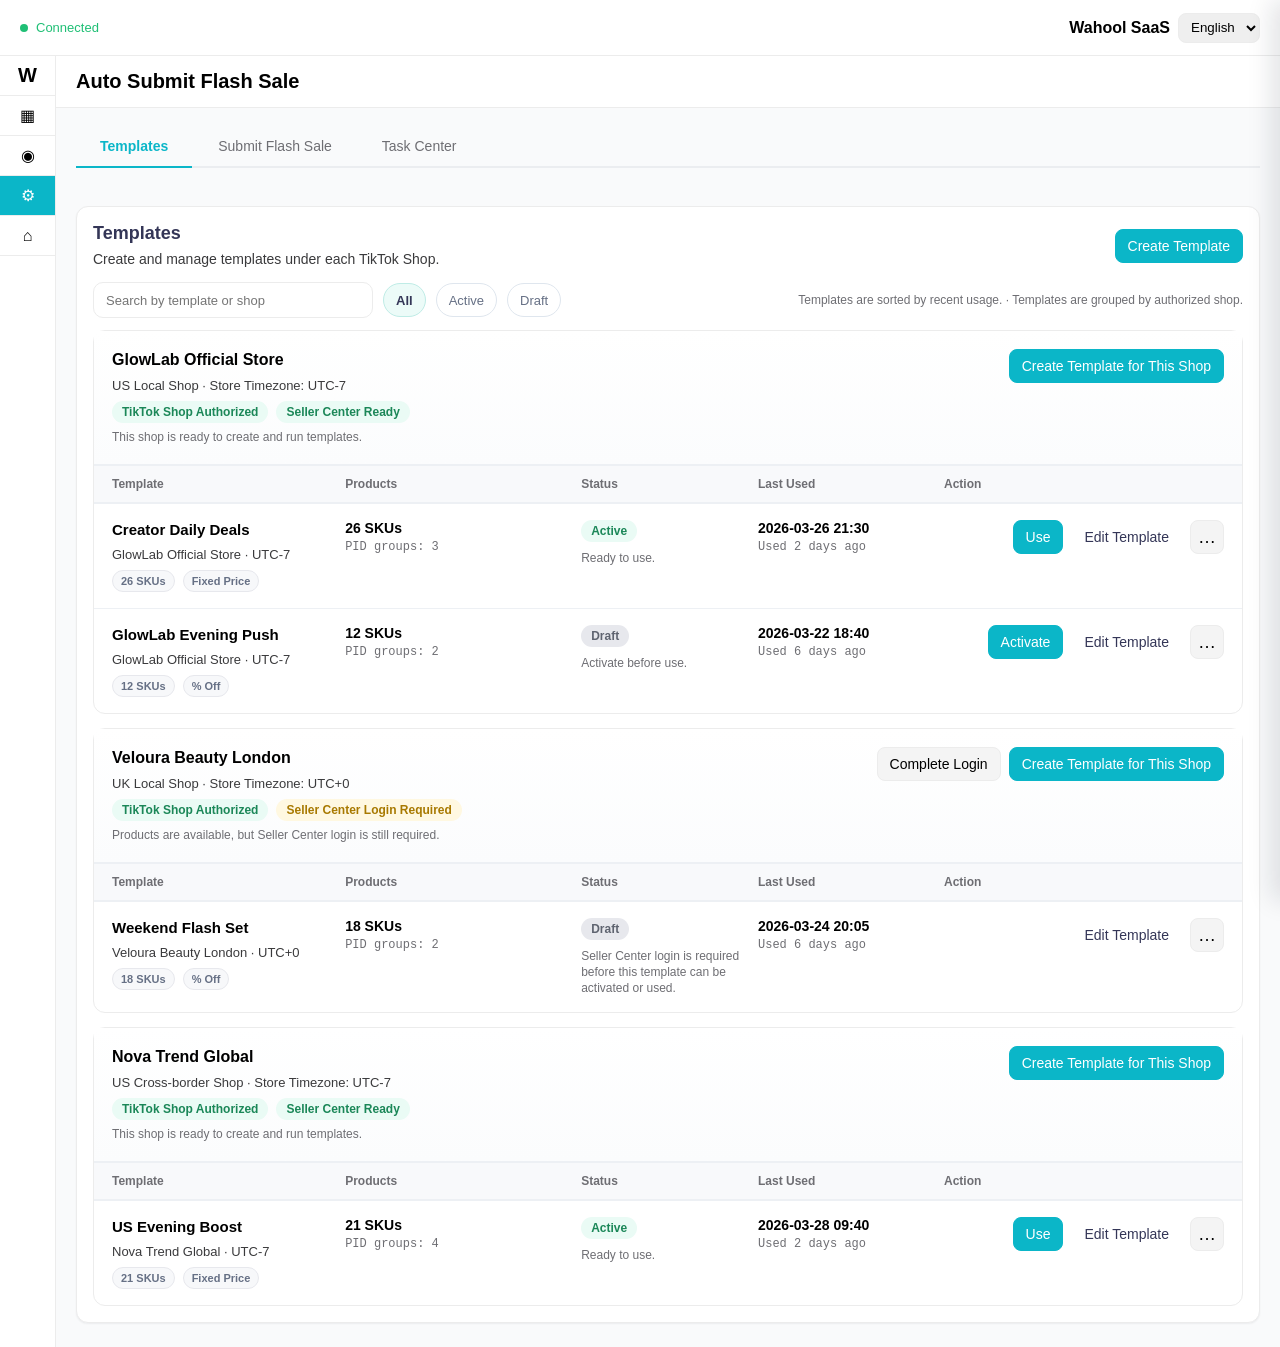
<file: pages/live/auto-setting-flash-sale.html>
<!doctype html>
<html lang="en">
  <head>
    <meta charset="UTF-8" />
    <meta name="viewport" content="width=device-width, initial-scale=1.0" />
    <title>Wahool SaaS - Auto-Setting Flash Sale</title>
    <style>
      :root {
        --bg: #f9fafb;
        --card: #ffffff;
        --line: #ececec;
        --text: #000000;
        --body: #3a3a3c;
        --helper: #6e6e73;
        --primary: #0bb6c8;
        --primary-hover: #09a4b4;
        --primary-pressed: #07899a;
        --secondary: #343657;
        --secondary-hover: #4c4e6b;
        --secondary-pressed: #2e304d;
        --success: #1fbf75;
        --warn: #ffca28;
        --error: #f75555;
      }
      * { box-sizing: border-box; }
      body {
        margin: 0;
        background: var(--bg);
        color: var(--text);
        font-family: Inter, "Segoe UI", Arial, sans-serif;
      }
      .topbar {
        height: 56px;
        padding: 0 20px;
        display: flex;
        align-items: center;
        justify-content: space-between;
        border-bottom: 1px solid var(--line);
        background: var(--card);
      }
      .status { display: inline-flex; gap: 8px; align-items: center; font-size: 13px; color: var(--success); }
      .dot { width: 8px; height: 8px; border-radius: 999px; background: var(--success); }
      .lang { height: 30px; border: 1px solid var(--line); border-radius: 8px; padding: 0 8px; }

      .layout { display: grid; grid-template-columns: 56px 1fr; min-height: calc(100vh - 56px); }
      .sidebar { background: #fff; border-right: 1px solid var(--line); }
      .logo,.item { height: 40px; display: grid; place-items: center; border-bottom: 1px solid var(--line); }
      .logo { font-weight: 700; font-size: 20px; }
      .item.active { background: #0bb6c8; color: #fff; }
      .item-link {
        text-decoration: none;
        color: inherit;
        font-size: 16px;
      }
      .item-link:hover {
        background: #f7f8fa;
      }

      body.embed-mode {
        background: transparent;
      }
      body.embed-mode .topbar,
      body.embed-mode .sidebar,
      body.embed-mode .titlebar {
        display: none;
      }
      body.embed-mode .layout {
        display: block;
        min-height: auto;
      }
      body.embed-mode main,
      body.embed-mode .page {
        padding: 0;
      }

      .titlebar {
        height: 52px;
        border-bottom: 1px solid var(--line);
        background: #fff;
        display: flex;
        align-items: center;
        padding: 0 20px;
      }
      h1 { margin: 0; font-family: "Plus Jakarta Sans", Inter, sans-serif; font-size: 20px; font-weight: 700; }
      h2 { margin: 0; font-size: 18px; font-weight: 600; color: var(--secondary); }
      p { margin: 0; }
      .sub { margin-top: 6px; font-size: 14px; color: var(--body); line-height: 18px; }
      .hint { font-size: 12px; color: var(--helper); }

      .page { padding: 18px 20px 24px; display: grid; gap: 14px; }
      .card {
        background: #fff;
        border: 1px solid var(--line);
        border-radius: 12px;
        box-shadow: 0 1px 2px rgba(16,24,40,.06);
        padding: 16px;
      }
      .row { display: flex; align-items: center; justify-content: space-between; gap: 10px; }
      .inline { display: inline-flex; align-items: center; gap: 8px; flex-wrap: wrap; }

      .btn {
        height: 34px;
        border-radius: 8px;
        border: 1px solid var(--line);
        background: #f4f4f4;
        color: #000;
        font-size: 14px;
        padding: 0 12px;
        cursor: pointer;
        display: inline-flex;
        align-items: center;
        justify-content: center;
        text-align: center;
        line-height: 1;
        white-space: nowrap;
        vertical-align: middle;
      }
      .btn:hover { background: #e7e8ed; }
      .btn:active { background: #d9d9d9; }
      .btn-primary {
        border-color: var(--primary);
        background: var(--primary);
        color: #fff;
      }
      .btn-primary:hover { background: var(--primary-hover); border-color: var(--primary-hover); }
      .btn-primary:active { background: var(--primary-pressed); border-color: var(--primary-pressed); }
      .btn-link {
        background: transparent;
        border-color: transparent;
        color: var(--secondary);
      }
      .btn-link:hover { color: var(--primary); background: #ecfbf8; border-color: #ecfbf8; }

      .badge { display: inline-flex; align-items: center; padding: 4px 10px; border-radius: 999px; font-size: 12px; font-weight: 600; }
      .ok { background: #eafbf5; color: #1b8758; }
      .warn { background: #fff8e1; color: #a87900; }
      .err { background: #ffecec; color: #c94040; }
      .neutral { background: #e7e8ed; color: #5f6470; }

      .tabs {
        display: flex;
        gap: 2px;
        border-bottom: 2px solid #ebedf0;
        margin-bottom: 24px;
      }
      .tab {
        display: inline-flex;
        align-items: center;
        gap: 8px;
        padding: 12px 24px;
        font-family: Inter, "Segoe UI", Arial, sans-serif;
        font-size: 14px;
        font-weight: 500;
        color: var(--helper);
        background: none;
        border: none;
        border-bottom: 2px solid transparent;
        margin-bottom: -2px;
        cursor: pointer;
        transition: color .2s ease, border-color .2s ease;
      }
      .tab:hover { color: var(--body); }
      .tab.active {
        color: var(--primary);
        border-bottom-color: var(--primary);
        font-weight: 600;
      }
      .panel { display: none; }
      .panel.active { display: block; }

      .table-wrap {
        margin-top: 12px;
        border: 1px solid var(--line);
        border-radius: 10px;
        overflow: hidden;
      }
      .list-toolbar {
        margin-top: 14px;
        display: flex;
        justify-content: space-between;
        align-items: center;
        gap: 12px;
        flex-wrap: wrap;
      }
      .toolbar-filters {
        display: flex;
        align-items: center;
        gap: 10px;
        flex-wrap: wrap;
      }
      .search-input {
        width: 280px;
        height: 36px;
        border: 1px solid var(--line);
        border-radius: 10px;
        padding: 0 12px;
        font-size: 13px;
        background: #fff;
      }
      .filter-chip {
        height: 34px;
        border: 1px solid #dfe6ee;
        border-radius: 999px;
        background: #fff;
        padding: 0 12px;
        font-size: 13px;
        color: #667085;
        cursor: pointer;
      }
      .filter-chip.active {
        background: #ecfbf8;
        color: var(--secondary);
        border-color: #bfece6;
        font-weight: 600;
      }
      table { width: 100%; border-collapse: collapse; }
      th,td { font-size: 13px; text-align: left; padding: 10px 8px; border-bottom: 1px solid var(--line); }
      th { font-size: 12px; color: var(--helper); background: #f7f7f4; }
      tr:last-child td { border-bottom: none; }
      .mono { font-family: ui-monospace, SFMono-Regular, Menlo, monospace; font-size: 12px; color: var(--helper); }
      .template-main {
        display: grid;
        gap: 6px;
      }
      .template-name {
        font-size: 15px;
        line-height: 20px;
        font-weight: 700;
        color: var(--text);
      }
      .template-store {
        font-size: 13px;
        line-height: 18px;
        color: var(--body);
      }
      .template-meta {
        display: flex;
        gap: 8px;
        flex-wrap: wrap;
      }
      .template-chip {
        display: inline-flex;
        align-items: center;
        padding: 4px 8px;
        border-radius: 999px;
        background: #f7f8fa;
        border: 1px solid #e7e8ed;
        color: #667085;
        font-size: 11px;
        font-weight: 600;
      }
      .window-stack, .health-stack, .metric-stack {
        display: grid;
        gap: 4px;
      }
      .metric-main {
        font-size: 14px;
        font-weight: 600;
        color: var(--text);
      }
      .health-note {
        font-size: 12px;
        line-height: 16px;
        color: var(--helper);
      }
      .action-row {
        display: inline-flex;
        align-items: center;
        gap: 8px;
      }
      .btn[disabled] {
        opacity: .55;
        cursor: not-allowed;
      }

      .empty-state {
        border: 1px dashed #d8dbe2;
        border-radius: 10px;
        background: #fafbfc;
        padding: 18px;
        text-align: center;
      }
      .template-empty-hero {
        margin-top: 12px;
        border: 1px solid #e6eef5;
        border-radius: 16px;
        background: linear-gradient(180deg, #ffffff 0%, #fbfcfe 100%);
        padding: 28px;
        display: grid;
        gap: 20px;
        text-align: center;
        box-shadow: 0 2px 8px rgba(16,24,40,.04);
      }
      .template-empty-icon {
        width: 64px;
        height: 64px;
        margin: 0 auto;
        border-radius: 18px;
        display: grid;
        place-items: center;
        background: linear-gradient(135deg, #ecfbf8, #f4f8ff);
        color: var(--primary-pressed);
        font-size: 28px;
        font-weight: 700;
      }
      .template-empty-copy {
        display: grid;
        gap: 8px;
      }
      .template-empty-copy h3 {
        font-size: 22px;
        line-height: 28px;
        font-weight: 700;
        color: var(--secondary);
      }
      .template-empty-copy p {
        max-width: 640px;
        margin: 0 auto;
        font-size: 14px;
        line-height: 22px;
        color: var(--body);
      }
      .template-empty-steps {
        display: grid;
        grid-template-columns: repeat(2, minmax(0, 1fr));
        gap: 14px;
        text-align: left;
      }
      .template-empty-step {
        border: 1px solid #edf0f4;
        border-radius: 14px;
        background: #fff;
        padding: 16px;
        display: grid;
        gap: 8px;
      }
      .template-empty-step-head {
        display: inline-flex;
        align-items: center;
        gap: 8px;
        font-size: 13px;
        font-weight: 700;
        color: var(--secondary);
      }
      .template-empty-step-num {
        width: 22px;
        height: 22px;
        border-radius: 999px;
        display: grid;
        place-items: center;
        background: #ecfbf8;
        color: var(--primary-pressed);
        font-size: 12px;
        font-weight: 700;
      }
      .template-empty-step p {
        font-size: 13px;
        line-height: 19px;
        color: var(--helper);
      }
      .template-empty-actions {
        display: inline-flex;
        align-items: center;
        justify-content: center;
        gap: 10px;
        flex-wrap: wrap;
      }
      .shop-template-list {
        display: grid;
        gap: 14px;
        margin-top: 12px;
      }
      .shop-section {
        border: 1px solid var(--line);
        border-radius: 12px;
        background: #fff;
        overflow: visible;
        position: relative;
      }
      .shop-section-head {
        padding: 18px;
        border-bottom: 1px solid #edf0f4;
        background: linear-gradient(180deg, #ffffff 0%, #fbfcfd 100%);
        display: flex;
        justify-content: space-between;
        align-items: flex-start;
        gap: 16px;
      }
      .shop-section-main {
        display: grid;
        gap: 6px;
      }
      .shop-name {
        font-size: 16px;
        line-height: 22px;
        font-weight: 700;
        color: var(--text);
      }
      .shop-sub {
        font-size: 13px;
        line-height: 18px;
        color: var(--body);
      }
      .shop-badges {
        display: flex;
        gap: 8px;
        flex-wrap: wrap;
      }
      .shop-auth-note {
        font-size: 12px;
        line-height: 17px;
        color: var(--helper);
      }
      .shop-section-actions {
        min-width: 220px;
        display: grid;
        gap: 10px;
        justify-items: end;
      }
      .shop-template-items {
        display: grid;
        position: relative;
        overflow: visible;
      }
      .template-list-head {
        padding: 10px 18px;
        display: grid;
        grid-template-columns: minmax(0, 1.35fr) 220px 1fr 170px 280px;
        gap: 16px;
        align-items: center;
        background: #f8f9fb;
        border-top: 1px solid #edf0f4;
        border-bottom: 1px solid #edf0f4;
      }
      .template-list-head span {
        font-size: 12px;
        line-height: 16px;
        font-weight: 600;
        color: var(--helper);
      }
      .template-row {
        padding: 16px 18px;
        display: grid;
        grid-template-columns: minmax(0, 1.35fr) 220px 1fr 170px 280px;
        gap: 16px;
        align-items: start;
        border-top: 1px solid #edf0f4;
        position: relative;
        z-index: 1;
      }
      .template-row.menu-open {
        z-index: 8;
      }
      .template-row:first-child {
        border-top: none;
      }
      .template-products {
        display: grid;
        gap: 4px;
      }
      .template-status {
        display: grid;
        gap: 8px;
      }
      .template-status .badge {
        width: fit-content;
      }
      .template-actions {
        display: inline-flex;
        align-items: center;
        justify-content: flex-end;
        gap: 8px;
        flex-wrap: wrap;
        min-width: 0;
      }
      .template-menu-wrap {
        position: relative;
        display: inline-flex;
        z-index: 5;
      }
      .btn-icon {
        width: 34px;
        min-width: 34px;
        padding: 0;
        font-size: 18px;
      }
      .template-menu {
        position: absolute;
        top: calc(100% + 8px);
        right: 0;
        min-width: 148px;
        padding: 6px;
        border: 1px solid #e5e7eb;
        border-radius: 10px;
        background: #fff;
        box-shadow: 0 12px 30px rgba(16, 24, 40, 0.14);
        display: grid;
        gap: 2px;
        z-index: 30;
      }
      .template-menu button {
        height: 36px;
        border: none;
        border-radius: 8px;
        background: transparent;
        padding: 0 12px;
        display: flex;
        align-items: center;
        justify-content: flex-start;
        font-size: 13px;
        color: var(--body);
        cursor: pointer;
      }
      .template-menu button:hover {
        background: #f7f8fa;
      }
      .template-menu button.danger {
        color: var(--error);
      }
      .template-menu button.danger:hover {
        background: #fff5f5;
      }
      .template-empty-inline {
        padding: 18px 16px;
        color: var(--helper);
        font-size: 13px;
      }
      .auth-callout {
        display: flex;
        align-items: flex-start;
        justify-content: space-between;
        gap: 14px;
        border: 1px solid #fbe2a8;
        background: #fffaf0;
        border-radius: 10px;
        padding: 12px 14px;
      }
      .field-surface > .auth-callout {
        margin-top: 18px;
      }
      .auth-callout.error {
        border-color: #ffd7d7;
        background: #fff6f6;
      }
      .auth-callout-main {
        display: grid;
        gap: 4px;
      }
      .auth-callout-title {
        font-size: 13px;
        line-height: 18px;
        font-weight: 600;
        color: var(--secondary);
      }
      .auth-callout-sub {
        font-size: 12px;
        line-height: 17px;
        color: var(--helper);
      }

      .drawer-mask {
        position: fixed;
        inset: 0;
        background: rgba(15, 23, 42, 0.24);
        display: none;
        z-index: 30;
      }
      .drawer {
        position: fixed;
        top: 0;
        right: 0;
        width: 760px;
        height: 100vh;
        background: #fff;
        border-left: 1px solid var(--line);
        box-shadow: -8px 0 24px rgba(16,24,40,.12);
        transform: translateX(100%);
        transition: transform .2s ease;
        z-index: 40;
        display: grid;
        grid-template-rows: auto auto 1fr auto;
      }
      .drawer.open { transform: translateX(0); }
      .drawer-head {
        padding: 18px 20px 14px;
        border-bottom: 1px solid var(--line);
        background: linear-gradient(180deg, #ffffff 0%, #fcfcfc 100%);
      }
      .drawer-steps {
        display: flex;
        align-items: center;
        gap: 10px;
        padding: 14px 20px;
        border-bottom: 1px solid var(--line);
        background: #fff;
      }
      .step-divider {
        width: 28px;
        height: 1px;
        background: #d9e0ea;
        flex: none;
      }
      .step-btn {
        min-width: 152px;
        height: 44px;
        border: 1px solid #dfe6ee;
        border-radius: 12px;
        background: linear-gradient(180deg, #ffffff 0%, #fbfcfd 100%);
        color: #667085;
        padding: 0 14px;
        font-size: 14px;
        cursor: pointer;
        display: inline-flex;
        align-items: center;
        gap: 10px;
        box-shadow: 0 1px 1px rgba(16,24,40,.02);
      }
      .step-btn.active {
        background: linear-gradient(180deg, #ecfbf8 0%, #e8f8f6 100%);
        color: var(--secondary);
        border-color: #bfece6;
        font-weight: 600;
        box-shadow: 0 4px 12px rgba(11,182,200,.12);
      }
      .step-badge {
        width: 24px;
        height: 24px;
        border-radius: 999px;
        display: grid;
        place-items: center;
        background: #f2f4f7;
        color: #667085;
        font-size: 12px;
        font-weight: 700;
        flex: none;
      }
      .step-btn.active .step-badge {
        background: #0bb6c8;
        color: #fff;
      }
      .drawer-body {
        overflow: auto;
        padding: 16px 20px;
        background: #fafbfc;
      }
      .drawer-foot {
        border-top: 1px solid var(--line);
        background: #fff;
        padding: 12px 20px;
        display: flex;
        justify-content: space-between;
        align-items: center;
      }

      .grid-2 { display: grid; grid-template-columns: 1fr 1fr; gap: 14px; }
      .grid-3 { display: grid; grid-template-columns: repeat(3, minmax(0, 1fr)); gap: 14px; }
      .grid-2-1 { display: grid; grid-template-columns: repeat(2, minmax(0, 1fr)); gap: 14px; }
      .basic-stack { display: grid; gap: 16px; }
      .field-grid-2 { display: grid; grid-template-columns: repeat(2, minmax(0, 1fr)); gap: 14px; }
      .field-grid-3 { display: grid; grid-template-columns: repeat(3, minmax(0, 1fr)); gap: 14px; }
      .field-surface {
        border: 1px solid #edf0f4;
        border-radius: 10px;
        background: #fcfcfd;
        padding: 14px;
      }
      .drawer-section {
        border: 1px solid #e8ebf2;
        border-radius: 12px;
        background: #fff;
        padding: 16px;
      }
      .section-head {
        display: flex;
        justify-content: space-between;
        align-items: flex-start;
        gap: 12px;
        margin-bottom: 14px;
      }
      .section-title {
        font-size: 14px;
        line-height: 20px;
        font-weight: 600;
        color: var(--secondary);
      }
      .section-sub {
        margin-top: 4px;
        font-size: 12px;
        line-height: 17px;
        color: var(--helper);
      }
      .window-note {
        margin-top: 12px;
        border: 1px solid #d9f1ec;
        background: #f3fffc;
        color: #1f6f66;
        border-radius: 8px;
        padding: 8px 10px;
        font-size: 12px;
      }
      .field { display: grid; gap: 8px; align-content: start; }
      .label { font-size: 13px; font-weight: 600; color: var(--secondary); }
      .field-help {
        font-size: 12px;
        line-height: 16px;
        color: var(--helper);
      }
      .input,.select {
        height: 42px;
        border: 1px solid var(--line);
        border-radius: 8px;
        padding: 0 12px;
        font-size: 13px;
        background: #fff;
      }
      .input.error { border-color: var(--error); background: #fff8f8; }
      .error-text { font-size: 12px; color: var(--error); }
      .schedule-note {
        margin-top: 12px;
        display: flex;
        align-items: flex-start;
        gap: 10px;
        border: 1px solid #d9f1ec;
        background: linear-gradient(180deg, #f8fffe 0%, #f2fcfb 100%);
        color: #1f6f66;
        border-radius: 10px;
        padding: 12px 14px;
      }
      .note-icon {
        width: 22px;
        height: 22px;
        border-radius: 999px;
        display: grid;
        place-items: center;
        background: #e2f7f4;
        color: var(--primary-pressed);
        font-size: 12px;
        font-weight: 700;
        flex: none;
      }
      .note-title {
        font-size: 12px;
        font-weight: 600;
        line-height: 16px;
        color: #206e69;
      }
      .note-body {
        margin-top: 2px;
        font-size: 12px;
        line-height: 16px;
        color: #2a7a74;
      }

      .sku-group {
        margin-top: 12px;
        border: 1px solid var(--line);
        border-radius: 12px;
        overflow: hidden;
        background: #fff;
        box-shadow: 0 1px 2px rgba(16,24,40,.04);
      }
      .sku-group-head {
        padding: 14px 16px;
        background: linear-gradient(180deg, #fbfcff 0%, #f7f9fc 100%);
        border-bottom: 1px solid #edf0f4;
        display: flex;
        align-items: flex-start;
        justify-content: space-between;
        gap: 16px;
      }
      .prod {
        display: grid;
        grid-template-columns: 56px 1fr;
        gap: 12px;
        align-items: center;
      }
      .prod-title {
        font-size: 16px;
        line-height: 22px;
        font-weight: 700;
        color: var(--text);
      }
      .prod-id {
        margin-top: 2px;
        font-family: ui-monospace, SFMono-Regular, Menlo, monospace;
        font-size: 12px;
        line-height: 16px;
        color: #6b7280;
      }
      .prod-meta {
        display: flex;
        align-items: center;
        gap: 8px;
        flex-wrap: wrap;
        margin-top: 8px;
      }
      .meta-chip {
        display: inline-flex;
        align-items: center;
        gap: 4px;
        padding: 5px 10px;
        border-radius: 999px;
        background: #ffffff;
        border: 1px solid #e7e8ed;
        color: #5f6470;
        font-size: 12px;
        font-weight: 600;
      }
      .group-actions {
        display: flex;
        align-items: center;
        gap: 10px;
        flex: none;
      }
      .group-link {
        font-size: 12px;
        color: var(--secondary);
        cursor: pointer;
      }
      .group-link:hover { color: var(--primary); }
      .thumb {
        width: 56px;
        height: 56px;
        border: 1px solid var(--line);
        border-radius: 10px;
        background: linear-gradient(135deg, #ecfbf8, #f5f7fb);
      }
      .sku-table { width: 100%; border-collapse: collapse; }
      .sku-table th,.sku-table td { border-bottom: 1px solid #edf0f4; padding: 14px 16px; font-size: 13px; vertical-align: middle; }
      .sku-table th { background: #fbfbfc; color: #6e6e73; font-size: 12px; font-weight: 600; }
      .sku-table tr:hover td { background: #fcfdfd; }
      .sku-table td:first-child,.sku-table th:first-child { width: 44px; text-align: center; }
      .sku-name {
        font-size: 13px;
        font-weight: 600;
        color: var(--text);
      }
      .price-text {
        font-size: 13px;
        font-weight: 600;
        color: var(--body);
      }
      .rule-pill {
        display: inline-flex;
        align-items: center;
        padding: 6px 10px;
        border-radius: 999px;
        background: #f4f8fb;
        border: 1px solid #e6edf2;
        color: #37516a;
        font-size: 12px;
        font-weight: 600;
      }
      .rule-stack {
        display: grid;
        gap: 6px;
        justify-items: start;
      }
      .rule-sub {
        font-size: 12px;
        line-height: 16px;
        color: #6b7280;
      }

      .mode {
        display: inline-flex;
        border: 1px solid var(--line);
        border-radius: 8px;
        overflow: hidden;
      }
      .mode button {
        height: 28px;
        border: none;
        background: #fff;
        padding: 0 10px;
        font-size: 12px;
        cursor: pointer;
        color: var(--helper);
      }
      .mode button.active { background: #ecfbf8; color: var(--secondary); font-weight: 600; }

      .batch-bar {
        margin-top: 10px;
        border: 1px solid #d9f1ec;
        background: #f7fefc;
        border-radius: 10px;
        padding: 14px;
        display: grid;
        gap: 12px;
      }
      .batch-copy {
        display: grid;
        gap: 4px;
      }
      .batch-title {
        font-size: 13px;
        line-height: 18px;
        font-weight: 600;
        color: var(--secondary);
      }
      .batch-controls {
        display: grid;
        grid-template-columns: 200px minmax(0, 1fr) minmax(0, 1fr) auto auto;
        gap: 10px;
        align-items: center;
      }
      .stock-input {
        max-width: 164px;
      }
      .toolbar-row {
        display: flex;
        justify-content: space-between;
        align-items: center;
        gap: 10px;
        margin-bottom: 10px;
      }
      .picker-card {
        border: 1px solid #d9f1ec;
        background: linear-gradient(180deg, #fcfffe 0%, #f7fefd 100%);
        border-radius: 12px;
        padding: 16px;
        display: grid;
        gap: 12px;
        margin-bottom: 16px;
      }
      .picker-actions {
        display: flex;
        gap: 10px;
        flex-wrap: wrap;
      }
      .empty-products {
        border: 1px dashed #cfe7e4;
        background: #fbfefd;
        border-radius: 12px;
        padding: 28px 20px;
        text-align: center;
        display: grid;
        gap: 12px;
        margin-top: 4px;
      }
      .empty-icon {
        width: 44px;
        height: 44px;
        margin: 0 auto;
        border-radius: 12px;
        display: grid;
        place-items: center;
        background: #ecfbf8;
        color: var(--primary-pressed);
        font-size: 18px;
        font-weight: 700;
      }
      .sku-config {
        display: grid;
        gap: 10px;
      }
      .import-box {
        border: 1px solid #d9f1ec;
        background:
          radial-gradient(circle at top right, rgba(11,182,200,0.08), transparent 28%),
          linear-gradient(180deg, #fcfffe 0%, #f8fefd 100%);
        border-radius: 12px;
        padding: 14px;
        display: flex;
        justify-content: space-between;
        align-items: center;
        gap: 12px;
        margin-bottom: 10px;
      }
      .import-meta {
        display: grid;
        gap: 4px;
      }
      .import-pill {
        display: inline-flex;
        align-items: center;
        gap: 6px;
        width: fit-content;
        padding: 4px 8px;
        border-radius: 999px;
        background: #ecfbf8;
        color: #1f6f66;
        font-size: 11px;
        font-weight: 600;
      }
      .group-stack {
        display: grid;
        gap: 12px;
      }
      .toast {
        display: none;
        margin-top: 10px;
        border-radius: 8px;
        padding: 8px 10px;
        font-size: 12px;
      }
      .toast.ok { display: block; background: #eafbf5; color: #1b8758; }
      .toast.err { display: block; background: #ffecec; color: #c94040; }
      .close-btn {
        width: 44px;
        height: 44px;
        border-radius: 12px;
        border: 1px solid #e7e8ed;
        background: #f7f7f7;
        font-size: 22px;
        line-height: 1;
        display: grid;
        place-items: center;
      }
      .close-btn:hover { background: #ededed; }
      .drawer-head h2 {
        font-size: 22px;
        line-height: 1.1;
      }
      .drawer-head .sub {
        font-size: 14px;
        line-height: 1.4;
        color: #2f354b;
      }

      .status-grid { display: grid; grid-template-columns: 1fr 1fr; gap: 12px; }
      .submit-shell {
        display: grid;
        grid-template-columns: minmax(0, 1fr);
        gap: 16px;
        margin-top: 14px;
      }
      .submit-stack {
        display: grid;
        gap: 14px;
      }
      .selection-card {
        border: 1px solid #e8ebf2;
        border-radius: 12px;
        background: #fff;
        padding: 16px;
        display: grid;
        gap: 14px;
      }
      .selection-grid {
        display: grid;
        grid-template-columns: 1.1fr .9fr;
        gap: 14px;
      }
      .handle-area {
        min-height: 112px;
        border: 1px solid var(--line);
        border-radius: 10px;
        padding: 10px 12px;
        font-size: 13px;
        background: #fff;
        resize: vertical;
      }
      .helper-list {
        display: grid;
        gap: 6px;
        font-size: 12px;
        color: var(--helper);
      }
      .inline-fields {
        display: grid;
        grid-template-columns: 180px 180px minmax(0, 1fr);
        gap: 12px;
      }
      .summary-card {
        border: 1px solid #d9f1ec;
        background: linear-gradient(180deg, #fcfffe 0%, #f6fdfc 100%);
        border-radius: 12px;
        padding: 16px;
        display: grid;
        gap: 14px;
        align-content: start;
      }
      .submit-header-actions {
        display: inline-flex;
        align-items: center;
        gap: 10px;
        flex-wrap: wrap;
      }
      .btn-ghost {
        background: #fff;
        border-color: #dbe4ee;
        color: var(--secondary);
      }
      .btn-ghost:hover {
        background: #f7fafc;
        border-color: #cfd8e3;
      }
      .summary-list {
        display: grid;
        gap: 10px;
      }
      .summary-item {
        display: flex;
        justify-content: space-between;
        align-items: baseline;
        gap: 12px;
      }
      .summary-label {
        font-size: 12px;
        color: var(--helper);
      }
      .summary-value {
        font-size: 14px;
        font-weight: 600;
        color: var(--text);
        text-align: right;
      }
      .creator-preview {
        display: flex;
        gap: 8px;
        flex-wrap: wrap;
      }
      .schedule-group-list {
        display: grid;
        gap: 14px;
      }
      .schedule-group-card {
        border: 1px solid #e8ebf2;
        border-radius: 12px;
        background: #fff;
        padding: 16px;
        display: grid;
        gap: 14px;
      }
      .schedule-group-head {
        display: flex;
        justify-content: space-between;
        align-items: flex-start;
        gap: 12px;
      }
      .schedule-group-grid {
        display: grid;
        grid-template-columns: repeat(3, minmax(0, 1fr));
        gap: 12px;
      }
      .schedule-group-grid.group-top {
        grid-template-columns: repeat(2, minmax(0, 1fr));
      }
      .schedule-group-grid.two-line {
        grid-template-columns: repeat(2, minmax(0, 1fr));
      }
      .schedule-range-note {
        border: 1px dashed #d9e8ef;
        border-radius: 10px;
        background: #fbfcfd;
        padding: 10px 12px;
        font-size: 12px;
        line-height: 17px;
        color: var(--helper);
      }
      .handle-chip-list {
        display: flex;
        gap: 8px;
        flex-wrap: wrap;
      }
      .task-toolbar {
        margin-top: 14px;
        display: flex;
        justify-content: space-between;
        align-items: center;
        gap: 12px;
        flex-wrap: wrap;
      }
      .task-toolbar-left {
        display: flex;
        align-items: center;
        gap: 10px;
        flex-wrap: wrap;
      }
      .task-batch-list {
        margin-top: 16px;
        display: grid;
        gap: 14px;
      }
      .task-batch-card {
        border: 1px solid #e8ebf2;
        border-radius: 14px;
        background: #fff;
        overflow: hidden;
        box-shadow: 0 1px 2px rgba(16,24,40,.04);
      }
      .task-batch-head {
        padding: 16px;
        display: grid;
        grid-template-columns: minmax(0, 1fr) auto;
        gap: 16px;
        align-items: start;
        background: linear-gradient(180deg, #ffffff 0%, #fbfcfe 100%);
      }
      .task-batch-main {
        display: grid;
        gap: 8px;
      }
      .batch-topline {
        display: flex;
        align-items: center;
        gap: 10px;
        flex-wrap: wrap;
      }
      .batch-label {
        font-size: 11px;
        font-weight: 700;
        letter-spacing: .04em;
        text-transform: uppercase;
        color: #667085;
      }
      .task-batch-title {
        font-size: 16px;
        line-height: 22px;
        font-weight: 700;
        color: var(--text);
      }
      .task-batch-sub {
        font-size: 13px;
        line-height: 18px;
        color: var(--body);
      }
      .task-batch-meta {
        display: flex;
        gap: 8px;
        flex-wrap: wrap;
      }
      .task-summary-strip {
        display: grid;
        grid-template-columns: repeat(4, minmax(92px, 1fr));
        gap: 10px;
      }
      .summary-metric {
        min-width: 92px;
        border: 1px solid #edf0f4;
        border-radius: 12px;
        background: #fff;
        padding: 10px 12px;
        display: grid;
        gap: 4px;
      }
      .summary-metric-value {
        font-size: 18px;
        line-height: 22px;
        font-weight: 700;
        color: var(--secondary);
      }
      .summary-metric-label {
        font-size: 12px;
        line-height: 16px;
        color: var(--helper);
      }
      .task-batch-right {
        display: grid;
        gap: 12px;
        justify-items: end;
      }
      .task-batch-body {
        padding: 0 16px 16px;
        display: grid;
        gap: 14px;
        border-top: 1px solid #edf0f4;
        background: #fcfcfd;
      }
      .task-batch-note {
        padding-top: 14px;
        font-size: 12px;
        line-height: 17px;
        color: var(--helper);
      }
      .task-item-list {
        display: grid;
        gap: 10px;
      }
      .task-group-card {
        border: 1px solid #edf0f4;
        border-radius: 12px;
        background: #fff;
        overflow: hidden;
      }
      .task-group-head {
        padding: 14px;
        display: grid;
        grid-template-columns: minmax(0, 1fr) auto;
        gap: 14px;
        align-items: start;
        border-bottom: 1px solid #edf0f4;
      }
      .task-group-main {
        display: grid;
        gap: 6px;
      }
      .task-group-title {
        font-size: 14px;
        line-height: 20px;
        font-weight: 700;
        color: var(--text);
      }
      .task-group-sub {
        font-size: 12px;
        line-height: 17px;
        color: var(--body);
      }
      .task-group-meta {
        display: flex;
        gap: 8px;
        flex-wrap: wrap;
      }
      .task-group-right {
        display: inline-flex;
        align-items: center;
        gap: 8px;
        flex-wrap: wrap;
        justify-content: flex-end;
      }
      .task-group-foot {
        padding: 0 14px 14px;
        display: grid;
        gap: 12px;
        background: #fcfcfd;
      }
      .task-group-reason {
        font-size: 12px;
        line-height: 17px;
        color: var(--body);
      }
      .task-group-reason.muted {
        color: var(--helper);
      }
      .task-handle-list {
        display: flex;
        gap: 8px;
        flex-wrap: wrap;
        border: 1px dashed #dde4ec;
        border-radius: 10px;
        background: #fff;
        padding: 12px;
      }
      .task-batch-actions {
        display: inline-flex;
        align-items: center;
        gap: 8px;
        flex-wrap: wrap;
      }

      .reuse-mask {
        position: fixed;
        inset: 0;
        background: rgba(15, 23, 42, 0.28);
        display: none;
        z-index: 60;
      }
      .reuse-modal {
        position: fixed;
        top: 72px;
        left: 50%;
        width: min(920px, calc(100vw - 48px));
        max-height: calc(100vh - 96px);
        transform: translate(-50%, 8px) scale(.98);
        opacity: 0;
        pointer-events: none;
        transition: transform .18s ease, opacity .18s ease;
        z-index: 70;
        display: grid;
        grid-template-rows: auto 1fr auto;
        border: 1px solid #dfe6ee;
        border-radius: 16px;
        background: #fff;
        box-shadow: 0 20px 60px rgba(15,23,42,.18);
        overflow: hidden;
      }
      .reuse-modal.open {
        transform: translate(-50%, 0) scale(1);
        opacity: 1;
        pointer-events: auto;
      }
      .reuse-head {
        padding: 18px 20px 14px;
        border-bottom: 1px solid var(--line);
        display: flex;
        justify-content: space-between;
        align-items: flex-start;
        gap: 12px;
        background: linear-gradient(180deg, #ffffff 0%, #fbfcfd 100%);
      }
      .reuse-body {
        padding: 16px 20px;
        overflow: auto;
        display: grid;
        gap: 12px;
        background: #fafbfc;
      }
      .reuse-task-list {
        display: grid;
        gap: 12px;
      }
      .reuse-task-card {
        border: 1px solid #e6ebf2;
        border-radius: 14px;
        background: #fff;
        padding: 16px;
        display: grid;
        gap: 12px;
        cursor: pointer;
        transition: border-color .18s ease, box-shadow .18s ease, transform .18s ease;
      }
      .reuse-task-card:hover {
        border-color: #cdeef0;
        box-shadow: 0 8px 24px rgba(11,182,200,.08);
        transform: translateY(-1px);
      }
      .reuse-task-card.active {
        border-color: #8ddce3;
        box-shadow: 0 10px 26px rgba(11,182,200,.12);
        background: linear-gradient(180deg, #ffffff 0%, #f8fffe 100%);
      }
      .reuse-task-top {
        display: flex;
        justify-content: space-between;
        align-items: flex-start;
        gap: 12px;
      }
      .reuse-task-title {
        font-size: 15px;
        line-height: 20px;
        font-weight: 700;
        color: var(--secondary);
      }
      .reuse-task-sub {
        font-size: 13px;
        line-height: 18px;
        color: var(--body);
      }
      .reuse-task-metrics {
        display: flex;
        gap: 8px;
        flex-wrap: wrap;
      }
      .reuse-metric {
        min-width: 88px;
        border: 1px solid #edf0f4;
        border-radius: 12px;
        background: #fff;
        padding: 10px 12px;
        display: grid;
        gap: 2px;
      }
      .reuse-metric-value {
        font-size: 18px;
        line-height: 22px;
        font-weight: 700;
        color: var(--secondary);
      }
      .reuse-metric-label {
        font-size: 11px;
        line-height: 14px;
        color: var(--helper);
      }
      .reuse-foot {
        border-top: 1px solid var(--line);
        background: #fff;
        padding: 12px 20px;
        display: flex;
        justify-content: space-between;
        align-items: center;
        gap: 12px;
      }
      .reuse-foot-actions {
        display: inline-flex;
        align-items: center;
        gap: 10px;
        flex-wrap: wrap;
      }
      .task-item {
        border: 1px solid #edf0f4;
        border-radius: 12px;
        background: #fff;
        padding: 12px 14px;
        display: grid;
        grid-template-columns: minmax(0, 1.1fr) 160px 140px minmax(0, 1fr) auto;
        gap: 12px;
        align-items: center;
      }
      .task-item-main {
        display: grid;
        gap: 4px;
      }
      .task-item-title {
        font-size: 14px;
        line-height: 19px;
        font-weight: 600;
        color: var(--text);
      }
      .task-item-sub {
        font-size: 12px;
        line-height: 17px;
        color: var(--helper);
      }
      .task-item-reason {
        font-size: 12px;
        line-height: 17px;
        color: var(--body);
      }
      .task-item-reason.muted {
        color: var(--helper);
      }
      .task-item-actions {
        display: inline-flex;
        align-items: center;
        gap: 8px;
      }
      .task-empty {
        border: 1px dashed #d8dbe2;
        border-radius: 12px;
        background: #fafbfc;
        padding: 24px;
        text-align: center;
        color: var(--helper);
        font-size: 13px;
      }
      .creator-chip {
        display: inline-flex;
        align-items: center;
        padding: 6px 10px;
        border-radius: 999px;
        background: #f7f8fa;
        border: 1px solid #e7e8ed;
        color: #485467;
        font-size: 12px;
        font-weight: 600;
      }
    </style>
  </head>
  <body>
    <div class="topbar">
      <div class="status"><span class="dot"></span><span data-i18n="connected">Connected</span></div>
      <div class="inline">
        <strong>Wahool SaaS</strong>
        <select id="lang" class="lang">
          <option value="en">English</option>
          <option value="zh">中文</option>
        </select>
      </div>
    </div>

    <div class="layout">
      <aside class="sidebar">
        <div class="logo">W</div>
        <div class="item">▦</div>
        <div class="item">◉</div>
        <div class="item active">⚙</div>
        <a class="item item-link" href="../../index.html#/affiliate/analytics" title="Tenant Center">⌂</a>
      </aside>

      <main>
        <div class="titlebar"><h1 data-i18n="pageTitle">Auto Submit Flash Sale</h1></div>
        <div class="page">
          <div class="tabs">
            <button class="tab active" data-tab="package" data-i18n="tabPackage">Templates</button>
            <button class="tab" data-tab="submit" data-i18n="tabSubmit">Submit Flash Sale</button>
            <button class="tab" data-tab="tasks" data-i18n="tabTasks">Task Center</button>
          </div>

          <section id="panel-package" class="panel active">
            <div class="card">
              <div class="row">
                <div>
                  <h2 data-i18n="packageTitle">Templates</h2>
                  <p class="sub" data-i18n="packageSub">Create and manage templates under each TikTok Shop.</p>
                </div>
                <button id="createTemplateBtn" class="btn btn-primary create-template" data-i18n="createPackage">Create Template</button>
              </div>

              <div class="list-toolbar">
                <div class="toolbar-filters">
                  <input id="templateSearch" class="search-input" data-i18n-placeholder="searchTemplates" placeholder="Search by template or shop" />
                  <button class="filter-chip template-filter active" data-template-filter="all" data-i18n="filterAll">All</button>
                  <button class="filter-chip template-filter" data-template-filter="active" data-i18n="filterActive">Active</button>
                  <button class="filter-chip template-filter" data-template-filter="draft" data-i18n="filterDraft">Draft</button>
                </div>
                <div class="hint">
                  <span data-i18n="listHint">Templates are sorted by recent usage.</span>
                  <span> · </span>
                  <span data-i18n="templateStoreDescription">Templates are organized under each authorized shop so your team can manage products and pricing rules in the right place.</span>
                </div>
              </div>

              <div id="templateShopList" class="shop-template-list"></div>

              <div id="packageEmpty" class="empty-state" style="display:none;">
                <h3 data-i18n="emptyPackageTitle">No templates yet</h3>
                <p class="sub" data-i18n="emptyPackageSub">Create your first template and reuse it in one click next time.</p>
                <div class="spacer"><button class="btn btn-primary create-template" data-i18n="createPackage">Create Template</button></div>
              </div>
            </div>
          </section>

          <section id="panel-submit" class="panel">
            <div class="card">
              <div class="row">
                <div>
                  <h2 data-i18n="submitTitle">Submit Flash Sale</h2>
                  <p class="sub" data-i18n="submitSub">Create flash sale tasks by combining shop, template, time, and creator handles.</p>
                </div>
                <div class="submit-header-actions">
                  <button id="createTasksBtn" class="btn btn-primary" data-i18n="createTasks">Submit</button>
                </div>
              </div>
              <div class="submit-shell">
                <div class="submit-stack">
                  <div class="selection-card">
                    <div>
                      <div class="section-title" data-i18n="taskScheduleTitle">Schedule Groups</div>
                      <div class="section-sub" data-i18n="taskScheduleSub">Each schedule group starts with one TikTok Shop, then uses one template under that shop, one start and end time, one execution timezone, and one or more TikTok creator handles.</div>
                    </div>
                    <div id="scheduleGroupList" class="schedule-group-list"></div>
                    <div class="row">
                      <div class="hint" data-i18n="taskRuleBody">Each schedule group becomes one task setup job. All handles inside that group share the same start, end, and timezone.</div>
                      <button id="addScheduleGroup" class="btn" data-i18n="addGroup">Add Schedule Group</button>
                    </div>
                  </div>
                </div>

              </div>
            </div>
          </section>

          <section id="panel-tasks" class="panel">
            <div class="card">
              <div class="row">
                <div>
                  <h2 data-i18n="taskTitle">Task Center</h2>
                  <p class="sub" data-i18n="taskSub">Review task status, retry failed tasks, and reuse past task setups.</p>
                </div>
                <button class="btn" data-i18n="refresh">Refresh</button>
              </div>
              <div class="task-toolbar">
                <div class="task-toolbar-left">
                  <input id="taskSearch" class="search-input" data-i18n-placeholder="taskSearch" placeholder="Search by task, shop, template, or creator" />
                  <button class="filter-chip active task-filter" data-task-filter="all" data-i18n="filterAll">All</button>
                  <button class="filter-chip task-filter" data-task-filter="running" data-i18n="taskFilterRunning">Running</button>
                  <button class="filter-chip task-filter" data-task-filter="attention" data-i18n="taskFilterAttention">Needs Attention</button>
                  <button class="filter-chip task-filter" data-task-filter="completed" data-i18n="taskFilterCompleted">Completed</button>
                </div>
                <div class="hint" data-i18n="taskListHint">Tasks are sorted by most recently created first.</div>
              </div>
              <div id="taskBatchList" class="task-batch-list"></div>
            </div>
          </section>

        </div>
      </main>
    </div>

    <div id="drawerMask" class="drawer-mask"></div>
    <aside id="drawer" class="drawer">
      <div class="drawer-head row">
        <div>
          <h2 id="drawerTitle" data-i18n="drawerTitle">Edit Template</h2>
          <p id="drawerSub" class="sub" data-i18n="drawerSub">Separated editing context to reduce cognitive load.</p>
        </div>
        <button id="closeDrawer" class="close-btn">✕</button>
      </div>
      <div class="drawer-steps">
        <button class="step-btn active" data-step="basic">
          <span class="step-badge">1</span>
          <span data-i18n="stepBasicShort">Basics</span>
        </button>
        <div class="step-divider" aria-hidden="true"></div>
        <button class="step-btn" data-step="sku">
          <span class="step-badge">2</span>
          <span data-i18n="stepSkuShort">SKU Setup</span>
        </button>
      </div>
      <div class="drawer-body">
        <section id="step-basic" class="step-panel">
          <div class="drawer-section">
            <div class="section-head">
              <div>
                <div class="section-title" data-i18n="scheduleTitle">Template Basics</div>
                <div class="section-sub" data-i18n="scheduleSub">Set the template name and linked shop for this reusable flash sale setup.</div>
              </div>
            </div>
            <div class="basic-stack">
              <div id="shopAuthEmpty" class="empty-state" style="display:none;"></div>
              <div class="field-surface">
                <div class="field-grid-2">
                  <div class="field">
                    <label class="label" data-i18n="templateTitle">Template Title</label>
                    <input id="templateTitle" class="input" type="text" value="Creator Daily Deals" />
                    <div class="field-help" data-i18n="templateTitleHelp">Use a clear name so your team can reuse this template later.</div>
                  </div>
                  <div class="field">
                    <label class="label" data-i18n="shopSelect">Select TikTok Shop</label>
                    <select id="shopSelect" class="select"></select>
                    <div class="field-help" data-i18n="shopSelectHelp">Choose an authorized TikTok Shop first. Templates live under each shop.</div>
                  </div>
                </div>
                <div id="shopAuthNotice" class="auth-callout" style="display:none;"></div>
              </div>
            </div>
          </div>
        </section>

        <section id="step-sku" class="step-panel" style="display:none;">
          <div class="toolbar-row">
            <div>
              <div class="section-title" data-i18n="skuSetupTitle">SKU Setup</div>
              <div class="section-sub" data-i18n="skuSetupSub">Choose products first, then apply one flash sale pricing rule and reserved stock setting to selected SKUs.</div>
            </div>
          </div>

          <div class="picker-card">
            <div class="import-meta">
              <div class="import-pill" data-i18n="productSourcePill">Product Source</div>
              <div class="section-title" data-i18n="productSourceTitle">Add products to this template</div>
              <div class="section-sub" data-i18n="productSourceSub">Choose products from the selected shop or import an Excel file with a single PID column.</div>
            </div>
            <div class="picker-actions">
              <button id="selectFromShop" class="btn" data-i18n="selectFromShop">Select from Shop</button>
              <button class="btn" data-i18n="downloadTemplate">Download Excel Template</button>
              <button id="importExcel" class="btn btn-primary" data-i18n="importExcel">Import Excel</button>
            </div>
          </div>

          <div id="batchToast" class="toast"></div>

          <div id="skuEmptyState" class="empty-products" style="display:none;">
            <div class="empty-icon">+</div>
            <div>
              <div class="section-title" data-i18n="emptyProductsTitle">No products added yet</div>
              <div class="section-sub" data-i18n="emptyProductsSub">Start by selecting products from the shop or importing an Excel file by PID.</div>
            </div>
            <div class="picker-actions" style="justify-content:center;">
              <button id="emptySelectFromShop" class="btn" data-i18n="selectFromShop">Select from Shop</button>
              <button id="emptyImportExcel" class="btn btn-primary" data-i18n="importExcel">Import Excel</button>
            </div>
          </div>

          <div id="skuConfigSection" class="sku-config">
            <div class="batch-bar">
              <div class="batch-copy">
                <div class="batch-title" data-i18n="batchTitle">Batch apply to selected SKUs</div>
                <div class="hint" data-i18n="batchTip">Use one pricing method and reserved stock value, then apply to all checked SKUs.</div>
              </div>
              <div class="batch-controls">
                <select id="batchMode" class="select"><option value="price" data-i18n="dealPrice">Deal Price</option><option value="off" data-i18n="offPercent">% Off</option></select>
                <input id="batchValue" class="input" placeholder="Value" />
                <input id="batchStock" class="input" placeholder="Stock" />
                <button id="batchApply" class="btn btn-primary" data-i18n="apply">Apply</button>
                <button id="undoBatch" class="btn" data-i18n="undo">Undo</button>
              </div>
            </div>
            <div id="productGroups" class="group-stack"></div>
          </div>
        </section>

      </div>
      <div class="drawer-foot">
        <span class="hint" data-i18n="saveHint">Auto-save off. Click Save to keep changes.</span>
        <div class="inline">
          <button class="btn" data-i18n="cancel">Cancel</button>
          <button class="btn btn-primary" data-i18n="saveTemplate">Save Template</button>
        </div>
      </div>
    </aside>

    <div id="reuseMask" class="reuse-mask"></div>
    <section id="reuseModal" class="reuse-modal" aria-hidden="true">
      <div class="reuse-head">
        <div>
          <h2 data-i18n="reuseModalTitle">Reuse Previous Task</h2>
          <p class="sub" data-i18n="reuseModalSub">Load one past task setup, review it, and import it into an editable task.</p>
        </div>
        <button id="closeReuseModal" class="close-btn">✕</button>
      </div>
      <div class="reuse-body">
        <div>
          <div class="section-title" data-i18n="reuseHistoryTitle">Previous tasks</div>
          <div class="section-sub" data-i18n="reuseHistorySub">Select one previous task to reuse.</div>
        </div>
        <div id="reuseTaskList" class="reuse-task-list"></div>
      </div>
      <div class="reuse-foot">
        <span class="hint" data-i18n="reuseSelectionHint">Select one previous task to continue.</span>
        <div class="reuse-foot-actions">
          <button id="cancelReuseModal" class="btn" data-i18n="cancel">Cancel</button>
          <button id="importReuseBtn" class="btn btn-primary" data-i18n="importTaskSetup" disabled>Import Setup</button>
        </div>
      </div>
    </section>

    <script>
      if (window.location.search.indexOf('embed=1') !== -1) {
        document.body.classList.add('embed-mode');
      }

      const t = {
        en: {
          connected:"Connected",pageTitle:"Auto Submit Flash Sale",workspaceTitle:"Flash Sale Workspace",workspaceSub:"Less repetitive setup for merchants and MCN teams.",
          enabled:"Enabled",disabled:"Disabled",newSubmission:"New Submission",enableAutomation:"Enable Automation",
          tabPackage:"Templates",tabSubmit:"Submit Flash Sale",tabTasks:"Task Center",
          packageTitle:"Templates",packageSub:"Create and manage templates under each TikTok Shop.",createPackage:"Create Template",
          searchTemplates:"Search by template or shop",filterAll:"All",filterActive:"Active",filterDraft:"Draft",listHint:"Templates are sorted by recent usage.",
          colTemplate:"Template",colProducts:"Products",colStatus:"Status",colLastUsed:"Last Used",colEditedBy:"Edited By",colAction:"Action",
          copyNew:"Copy",emptyPackageTitle:"No templates yet",emptyPackageSub:"Create your first template for an authorized TikTok Shop.",noTemplateMatchTitle:"No matching templates",noTemplateMatchSub:"Try a different search or filter.",
          statusActive:"Active",statusActiveNote:"Ready to use.",statusDraft:"Draft",statusDraftNote:"Activate before use.",activateTemplate:"Activate",useTemplate:"Use",lastUsedToday:"Used 2 days ago",lastUsedOlder:"Used 6 days ago",authorizedShop:"TikTok Shop Authorized",sellerReady:"Seller Center Ready",sellerLoginRequired:"Seller Center Login Required",sellerLoginTemplateBlocked:"Seller Center login is required before this template can be activated or used.",noShopTemplates:"No templates for this shop yet.",createForThisShop:"Create Template for This Shop",completeLogin:"Complete Login",templateStoreDescription:"Templates are grouped by authorized shop.",storeTimezone:"Store Timezone",templateMore:"More",deleteTemplate:"Delete",deleteTemplateConfirm:"Delete this template?",templateDeleted:"Template deleted.",
          submitTitle:"Submit Flash Sale",submitSub:"Create flash sale tasks by combining shop, template, time, and creator handles.",createTasks:"Submit",reusePreviousTask:"Reuse Previous Task",reuseThisSetup:"Reuse This Task",reuseModalTitle:"Reuse Previous Task",reuseModalSub:"Load one past task setup, review it, and import it into an editable task.",reuseHistoryTitle:"Previous tasks",reuseHistorySub:"Select one previous task to reuse.",reuseSelectionHint:"Select one previous task to continue.",importTaskSetup:"Import Task",reuseWindow:"Window",templateMatchTitle:"Shop and Creator Setup",
          templateMatchSub:"Add one or more tasks.",selectShopFirst:"Select TikTok Shop",selectTemplate:"Select Template",submitTemplateHelp:"Choose an active template for this shop.",linkedShop:"Linked Shop",linkedShopHelp:"This task runs under the selected TikTok Shop.",creatorHandles:"TikTok Creator Handles",creatorHandlesPlaceholder:"@miachen\n@alexrivera\n@jordanlive",creatorHandlesHelp1:"Enter one handle per line.",creatorHandlesHelp2:"All handles in the same task share one time range.",taskScheduleTitle:"Tasks",taskScheduleSub:"Each task uses one shop, one template, one time range, and one or more handles.",groupTitle:"Task",groupSub:"Use one task for creators who share the same flash sale window.",groupSub2:"Add another task for a different time range.",groupStart:"Start",groupEnd:"End",executionTimezone:"Execution Timezone",addGroup:"Add Task",removeGroup:"Remove Task",taskRuleBody:"Each task becomes one task.",taskSummaryTitle:"Task Summary",taskSummarySub:"Review the tasks before creating tasks.",summaryTemplates:"Templates Used",summaryShops:"Shops Involved",summaryCreators:"Creator Handles",summaryGroups:"Tasks",summaryEarliestStart:"Earliest Start",summaryLatestEnd:"Latest End",summaryExecutionTimezone:"Timezones",summaryTasks:"Tasks to Create",editTemplate:"Edit Template",selectTemplatePlaceholder:"Select a template",selectShopPlaceholder:"Select a TikTok Shop",groupTemplateMissing:"No active templates for this shop.",groupSellerMissing:"Seller Center login is required for this task.",goAuthorizeShop:"Authorize TikTok Shop",goSellerLogin:"Complete Seller Center Login",
          taskTitle:"Task Center",taskSub:"Review task status, retry failed tasks, and reuse past task setups.",
          refresh:"Refresh",colStore:"Store",colStatus:"Status",completed:"Completed",running:"Running",failed:"Failed",retry:"Retry",reconnect:"Reconnect",pending:"Pending",succeeded:"Succeeded",
          taskSearch:"Search by task, shop, template, or creator",taskFilterRunning:"Running",taskFilterAttention:"Needs Attention",taskFilterCompleted:"Completed",taskListHint:"Tasks are sorted by most recently created first.",taskEmpty:"No tasks match the current filters.",
          batchLabel:"Task",batchSummaryGroups:"Tasks",batchSummaryShops:"Shops",batchSummaryHandles:"Handles",batchSummaryFailed:"Failed Tasks",taskExpand:"View Details",taskCollapse:"Hide Details",taskCreatedAt:"Created",taskFailureReason:"Failure Reason",taskNone:"No issues reported.",taskOpenTemplate:"Open Template",taskRetryFailed:"Retry Failed Tasks",taskRetryGroup:"Retry Task",taskCompletedWithErrors:"Completed with Errors",taskGroupLabel:"Task",taskHandles:"Handles",taskViewHandles:"View Handles",taskHideHandles:"Hide Handles",taskGroupShop:"TikTok Shop",taskGroupTemplate:"Template",reasonAuthExpired:"Shop authorization expired.",reasonInvalidHandle:"Creator handle could not be matched.",reasonApiTimeout:"TikTok API timed out. Safe to retry.",reasonMissingSku:"2 SKUs are missing reserved stock.",
          drawerTitle:"Edit Template",drawerSub:"Separated editing context to reduce cognitive load.",
          drawerTitleCreate:"Create Template",drawerSubCreate:"Use the same flow as editing, then save as a new template.",
          drawerTitleEdit:"Edit Template",drawerSubEdit:"Separated editing context to reduce cognitive load.",
          scheduleTitle:"Template Basics",scheduleSub:"Name the template and choose its TikTok Shop.",
          templateTitle:"Template Title",
          shopSelect:"Select TikTok Shop",
          templateTitleHelp:"Use a clear name your team can recognize.",
          shopSelectHelp:"Templates are created under one TikTok Shop.",
          noAuthorizedShopTitle:"Authorize TikTok Shop first",
          noAuthorizedShopSub:"Authorize a TikTok Shop first.",
          noAuthorizedShopStep1:"Authorize TikTok Shop",
          noAuthorizedShopStep1Desc:"Connect a TikTok Shop to load products.",
          noAuthorizedShopStep2:"Complete Seller Center Login",
          noAuthorizedShopStep2Desc:"Complete Seller Center login before using templates for tasks.",
          sellerCenterMissingTitle:"Seller Center login required",
          sellerCenterMissingSub:"Products are available, but Seller Center login is still required.",
          sellerCenterReadyTitle:"Seller Center login ready",
          sellerCenterReadySub:"This shop is ready to create and run templates.",
          importPill:"Excel Import",
          importTitle:"Bulk Import Products",
          importSub:"Upload an Excel file with one PID column.",
          productSourcePill:"Product Source",
          productSourceTitle:"Add products to this template",
          productSourceSub:"Add products from the shop or import by PID.",
          selectFromShop:"Select from Shop",
          emptyProductsTitle:"No products added yet",
          emptyProductsSub:"Select products from the shop or import by PID.",
          downloadTemplate:"Download Excel Template",
          importExcel:"Import Excel",
          skuSetupTitle:"SKU Setup",
          skuSetupSub:"Add products, then set price and reserved stock for selected SKUs.",
          stepBasicShort:"Basics",stepSkuShort:"SKU Setup",
          batchTitle:"Batch apply to selected SKUs",batchTip:"Set one price rule and stock value for checked SKUs.",dealPrice:"Fixed Price",offPercent:"% Off",apply:"Apply",
          undo:"Undo",colSku:"SKU",originalPrice:"Original Price",dealInput:"Template Price Rule",reservedStock:"Creator Reserved Stock",checkTitle:"Validation Summary",checkSub:"Fix these items before saving template.",
          check1:"2 SKUs missing reserved stock.",check2:"1 SKU has invalid discount (> 90%).",check3:"Timezone is set and window is valid.",saveHint:"Auto-save off. Click Save to keep changes.",
          cancel:"Cancel",saveTemplate:"Save Template"
        },
        zh: {
          connected:"已连接",pageTitle:"自动提报秒杀",workspaceTitle:"秒杀提报工作台",workspaceSub:"减少商家与MCN运营团队的重复配置工作。",
          enabled:"已启用",disabled:"已停用",newSubmission:"新建提报",enableAutomation:"启用自动化",
          tabPackage:"模版",tabSubmit:"提报秒杀",tabTasks:"任务中心",
          packageTitle:"模版",packageSub:"按 TikTok Shop 管理模版，方便后续直接复用。",createPackage:"创建模版",
          searchTemplates:"按模版名或店铺搜索",filterAll:"全部",filterActive:"已启用",filterDraft:"草稿",listHint:"当前按最近使用时间排序。",
          colTemplate:"模板",colProducts:"商品信息",colStatus:"状态",colLastUsed:"最近使用",colEditedBy:"最近编辑人",colAction:"操作",
          copyNew:"复制",emptyPackageTitle:"暂无模版",emptyPackageSub:"为已授权的 TikTok Shop 创建第一个模版。",noTemplateMatchTitle:"没有匹配的模版",noTemplateMatchSub:"试试其他搜索词或筛选条件。",
          statusActive:"启用",statusActiveNote:"可直接使用。",statusDraft:"草稿",statusDraftNote:"启用后可使用。",activateTemplate:"启用",useTemplate:"使用",lastUsedToday:"2天前使用",lastUsedOlder:"6天前使用",authorizedShop:"店铺已授权",sellerReady:"Seller Center 已登录",sellerLoginRequired:"需完成 Seller Center 登录",sellerLoginTemplateBlocked:"当前店铺尚未完成 Seller Center 登录，模版暂不能启用或用于提报。",noShopTemplates:"当前店铺下还没有模版。",createForThisShop:"为该店铺创建模版",completeLogin:"完成登录",templateStoreDescription:"模版按已授权店铺分组显示。",storeTimezone:"店铺时区",templateMore:"更多",deleteTemplate:"删除模版",deleteTemplateConfirm:"确认删除该模版？",templateDeleted:"模版已删除。",
          submitTitle:"提报秒杀",submitSub:"按店铺、模版、时间和主播组合创建秒杀任务。",createTasks:"提交",reusePreviousTask:"快速复用历史任务",reuseThisSetup:"复用此任务",reuseModalTitle:"快速复用历史任务",reuseModalSub:"导入一条历史任务配置，确认后再次提报。",reuseHistoryTitle:"历史任务",reuseHistorySub:"选择一条历史任务进行复用。",reuseSelectionHint:"请先选择一条历史任务。",importTaskSetup:"导入任务",reuseWindow:"时间范围",templateMatchTitle:"店铺与主播设置",templateMatchSub:"添加一个或多个任务组。",selectShopFirst:"选择 TikTok Shop",selectTemplate:"选择模版",submitTemplateHelp:"选择当前店铺下的启用模版。",linkedShop:"关联店铺",linkedShopHelp:"当前任务会在所选 TikTok Shop 下执行。",creatorHandles:"TikTok 主播 Handle",creatorHandlesPlaceholder:"@miachen\n@alexrivera\n@jordanlive",creatorHandlesHelp1:"每行填写一个 Handle。",creatorHandlesHelp2:"同一任务组内共用同一时间范围。",taskScheduleTitle:"任务组设置",taskScheduleSub:"每个任务组对应一个店铺、一个模版、一组时间和一组主播。",groupTitle:"任务组",groupSub:"适用于共享同一秒杀时间窗的一组主播。",groupSub2:"不同时间段可新增任务组。",groupStart:"开始时间",groupEnd:"结束时间",executionTimezone:"执行时区",addGroup:"新增任务组",removeGroup:"删除任务组",taskRuleBody:"每个任务组都会生成一条任务。",taskSummaryTitle:"任务摘要",taskSummarySub:"创建前先确认这些任务组。",summaryTemplates:"模版数",summaryShops:"涉及店铺",summaryCreators:"主播数量",summaryGroups:"任务组数量",summaryEarliestStart:"最早开始时间",summaryLatestEnd:"最晚结束时间",summaryExecutionTimezone:"执行时区",summaryTasks:"预计任务数",editTemplate:"编辑模版",selectTemplatePlaceholder:"请选择模版",selectShopPlaceholder:"请选择 TikTok Shop",groupTemplateMissing:"当前店铺下没有启用模版。",groupSellerMissing:"当前任务组需先完成 Seller Center 登录。",goAuthorizeShop:"去授权 TikTok Shop",goSellerLogin:"去完成 Seller Center 登录",
          taskTitle:"任务中心",taskSub:"查看任务状态，快速处理失败任务，并复用历史任务配置。",
          refresh:"刷新",colStore:"店铺",colStatus:"状态",completed:"已完成",running:"进行中",failed:"失败",retry:"重试",reconnect:"重新连接",pending:"待执行",succeeded:"成功",
          taskSearch:"按任务、店铺、模版或主播搜索",taskFilterRunning:"进行中",taskFilterAttention:"需处理",taskFilterCompleted:"已完成",taskListHint:"当前按最近创建时间排序。",taskEmpty:"当前筛选条件下没有任务。",batchLabel:"任务",batchSummaryGroups:"任务组",batchSummaryShops:"店铺数",batchSummaryHandles:"Handle 数",batchSummaryFailed:"失败任务",taskExpand:"查看明细",taskCollapse:"收起明细",taskCreatedAt:"创建时间",taskFailureReason:"失败原因",taskNone:"暂无异常。",taskOpenTemplate:"查看模版",taskRetryFailed:"重试失败任务",taskRetryGroup:"重试任务",taskCompletedWithErrors:"已完成（含失败）",taskGroupLabel:"任务",taskHandles:"Handle 数",taskViewHandles:"查看 Handle",taskHideHandles:"收起 Handle",taskGroupShop:"TikTok Shop",taskGroupTemplate:"模版",reasonAuthExpired:"店铺授权已失效。",reasonInvalidHandle:"主播 Handle 无法匹配。",reasonApiTimeout:"TikTok 接口超时，可安全重试。",reasonMissingSku:"有 2 个 SKU 缺少 Reserved Stock。",
          drawerTitle:"编辑模版",drawerSub:"将编辑与列表分离，降低认知负担。",
          drawerTitleCreate:"创建模版",drawerSubCreate:"与编辑流程保持一致，保存后即生成新模版。",
          drawerTitleEdit:"编辑模版",drawerSubEdit:"将编辑与列表分离，降低认知负担。",
          scheduleTitle:"模版基础信息",scheduleSub:"填写模版名称，并选择所属 TikTok Shop。",
          templateTitle:"模版标题",
          shopSelect:"选择 TikTok Shop",
          templateTitleHelp:"建议使用便于识别的名称。",
          shopSelectHelp:"模版会归属在该 TikTok Shop 下。",
          noAuthorizedShopTitle:"请先授权 TikTok Shop",
          noAuthorizedShopSub:"请先完成 TikTok Shop 授权。",
          noAuthorizedShopStep1:"授权 TikTok Shop",
          noAuthorizedShopStep1Desc:"连接 TikTok Shop 后才能同步商品。",
          noAuthorizedShopStep2:"完成 Seller Center 登录",
          noAuthorizedShopStep2Desc:"完成 Seller Center 登录后，模版和任务才能执行。",
          sellerCenterMissingTitle:"需要完成 Seller Center 登录",
          sellerCenterMissingSub:"当前店铺可拉取商品，但还不能执行提报。",
          sellerCenterReadyTitle:"Seller Center 已就绪",
          sellerCenterReadySub:"当前店铺已可正常创建并执行模版。",
          importPill:"Excel 导入",
          importTitle:"批量导入商品",
          importSub:"上传仅包含 PID 列的 Excel 文件。",
          productSourcePill:"商品来源",
          productSourceTitle:"为当前模版添加商品",
          productSourceSub:"可从店铺选择商品，或按 PID 导入。",
          selectFromShop:"从店铺选择",
          emptyProductsTitle:"当前还没有商品",
          emptyProductsSub:"请先从店铺选择商品，或按 PID 导入。",
          downloadTemplate:"下载 Excel 模版",
          importExcel:"导入 Excel",
          skuSetupTitle:"SKU 设置",
          skuSetupSub:"先添加商品，再统一设置价格和 Reserved Stock。",
          stepBasicShort:"基础配置",stepSkuShort:"SKU 设置",
          batchTitle:"批量应用到已勾选 SKU",batchTip:"为已勾选 SKU 统一设置价格和库存。",dealPrice:"固定价",offPercent:"折扣(%)",apply:"应用",
          undo:"撤销",colSku:"SKU",originalPrice:"原价",dealInput:"模版价格规则",reservedStock:"Reserved Stock",checkTitle:"校验结果",checkSub:"保存模板前请修复以下问题。",
          check1:"2个SKU缺少Reserved Stock。",check2:"1个SKU折扣非法（>90%）。",check3:"时区已设置，时间窗有效。",saveHint:"当前未自动保存，请点击保存。",
          cancel:"取消",saveTemplate:"保存模板"
        }
      };

      const tenantCenterHash = "../../index.html#/affiliate/analytics";

      const shopData = [
        { id: "shop_glowlab", name: "GlowLab Official Store", market: "US Local Shop", timezoneLabel: "UTC-7", shopAuthorized: true, sellerLogin: true },
        { id: "shop_veloura", name: "Veloura Beauty London", market: "UK Local Shop", timezoneLabel: "UTC+0", shopAuthorized: true, sellerLogin: false },
        { id: "shop_nova", name: "Nova Trend Global", market: "US Cross-border Shop", timezoneLabel: "UTC-7", shopAuthorized: true, sellerLogin: true }
      ];

      const templateData = [
        {
          id: "tpl_glow_daily",
          shopId: "shop_glowlab",
          title: "Creator Daily Deals",
          skuCount: 26,
          pidGroups: 3,
          pricingMode: "price",
          status: "active",
          lastUsed: "2026-03-26 21:30",
          usedAgoKey: "lastUsedToday",
          editedBy: "Amanda",
          editedDate: "Mar 26, 2026"
        },
        {
          id: "tpl_glow_evening",
          shopId: "shop_glowlab",
          title: "GlowLab Evening Push",
          skuCount: 12,
          pidGroups: 2,
          pricingMode: "off",
          status: "draft",
          lastUsed: "2026-03-22 18:40",
          usedAgoKey: "lastUsedOlder",
          editedBy: "Amanda",
          editedDate: "Mar 22, 2026"
        },
        {
          id: "tpl_veloura_weekend",
          shopId: "shop_veloura",
          title: "Weekend Flash Set",
          skuCount: 18,
          pidGroups: 2,
          pricingMode: "off",
          status: "draft",
          lastUsed: "2026-03-24 20:05",
          usedAgoKey: "lastUsedOlder",
          editedBy: "Jason",
          editedDate: "Mar 24, 2026"
        },
        {
          id: "tpl_nova_evening",
          shopId: "shop_nova",
          title: "US Evening Boost",
          skuCount: 21,
          pidGroups: 4,
          pricingMode: "price",
          status: "active",
          lastUsed: "2026-03-28 09:40",
          usedAgoKey: "lastUsedToday",
          editedBy: "Amanda",
          editedDate: "Mar 28, 2026"
        }
      ];

      const defaultSkuGroups = [
        {
          product: "Graphic Tee - Unisex T-Shirt",
          pid: "7038759535",
          rows: [
            { sku: "White-XXL", origin: 23.99, deal: 17.99, stock: 20, selected: true },
            { sku: "White-XL", origin: 23.99, deal: 17.99, stock: 18, selected: true },
            { sku: "White-L", origin: 23.99, deal: 17.99, stock: "", selected: false },
            { sku: "Black-M", origin: 23.99, deal: 17.99, stock: 10, selected: true }
          ]
        },
        {
          product: "Hydrating Skin Tint",
          pid: "8182046112",
          rows: [
            { sku: "Light-01", origin: 19.99, deal: 15.99, stock: 16, selected: true },
            { sku: "Light-02", origin: 19.99, deal: 15.99, stock: 12, selected: true },
            { sku: "Medium-02", origin: 19.99, deal: 15.99, stock: 0, selected: false }
          ]
        },
        {
          product: "Cooling Face Mist",
          pid: "9207713550",
          rows: [
            { sku: "100ml", origin: 12.99, deal: 9.99, stock: 30, selected: true },
            { sku: "150ml", origin: 14.99, deal: 11.99, stock: 22, selected: true }
          ]
        }
      ];

      const defaultScheduleGroups = [
        {
          id: "group_1",
          shopId: "shop_glowlab",
          templateId: "tpl_glow_daily",
          start: "2026-04-01T20:00",
          end: "2026-04-01T22:00",
          timezone: "Asia/Shanghai",
          handles: "@miachen\n@alexrivera\n@jordanlive"
        },
        {
          id: "group_2",
          shopId: "shop_nova",
          templateId: "tpl_nova_evening",
          start: "2026-04-02T19:30",
          end: "2026-04-02T21:30",
          timezone: "America/Los_Angeles",
          handles: "@westcoastmia\n@trendroom"
        }
      ];

      const taskData = [
        {
          id: "TASK-20260401-01",
          shop: "GlowLab Official Store",
          template: "Creator Daily Deals",
          start: "2026-04-01 20:00",
          end: "2026-04-01 22:00",
          timezone: "Asia/Shanghai",
          status: "running",
          reason: "none",
          handles: ["@miachen", "@alexrivera", "@jordanlive"],
          createdAt: "2026-03-30 10:20",
          createdBy: "Amanda"
        },
        {
          id: "TASK-20260402-02",
          shop: "Nova Trend Global",
          template: "US Evening Boost",
          start: "2026-04-02 19:30",
          end: "2026-04-02 21:30",
          timezone: "America/Los_Angeles",
          status: "failed",
          reason: "api-timeout",
          handles: ["@lunalive", "@trendroom"],
          createdAt: "2026-03-30 10:22",
          createdBy: "Amanda"
        },
        {
          id: "TASK-20260329-01",
          shop: "Veloura Beauty London",
          template: "Weekend Flash Set",
          start: "2026-03-29 18:00",
          end: "2026-03-29 20:00",
          timezone: "Europe/London",
          status: "failed",
          reason: "auth-expired",
          handles: ["@beautybyana", "@velouralive"],
          createdAt: "2026-03-29 18:05",
          createdBy: "Jason"
        },
        {
          id: "TASK-20260328-01",
          shop: "Nova Trend Global",
          template: "US Evening Boost",
          start: "2026-03-28 17:00",
          end: "2026-03-28 19:00",
          timezone: "America/Los_Angeles",
          status: "completed",
          reason: "none",
          handles: ["@westcoastmia"],
          createdAt: "2026-03-28 09:40",
          createdBy: "Amanda"
        },
        {
          id: "TASK-20260329-02",
          shop: "Nova Trend Global",
          template: "Creator Daily Deals",
          start: "2026-03-29 16:00",
          end: "2026-03-29 18:00",
          timezone: "America/Los_Angeles",
          status: "completed",
          reason: "none",
          handles: ["@trendroom", "@nordahlive"],
          createdAt: "2026-03-28 09:41",
          createdBy: "Amanda"
        }
      ];

      const langSel = document.getElementById("lang");
      const tabs = document.querySelectorAll(".tab");
      const panels = {
        package: document.getElementById("panel-package"),
        submit: document.getElementById("panel-submit"),
        tasks: document.getElementById("panel-tasks")
      };

      const drawerMask = document.getElementById("drawerMask");
      const drawer = document.getElementById("drawer");
      const closeDrawer = document.getElementById("closeDrawer");
      const packagePanel = document.getElementById("panel-package");
      const submitPanel = document.getElementById("panel-submit");
      const templateShopList = document.getElementById("templateShopList");
      const packageEmpty = document.getElementById("packageEmpty");
      const createTemplateBtn = document.getElementById("createTemplateBtn");
      const templateSearch = document.getElementById("templateSearch");
      const templateFilterBtns = document.querySelectorAll(".template-filter");
      const taskSearch = document.getElementById("taskSearch");
      const taskFilterBtns = document.querySelectorAll(".task-filter");
      const taskBatchList = document.getElementById("taskBatchList");
      const drawerTitleEl = document.getElementById("drawerTitle");
      const drawerSubEl = document.getElementById("drawerSub");
      const stepBtns = document.querySelectorAll(".step-btn");
      const stepPanels = {
        basic: document.getElementById("step-basic"),
        sku: document.getElementById("step-sku")
      };
      const importExcel = document.getElementById("importExcel");
      const selectFromShop = document.getElementById("selectFromShop");
      const emptySelectFromShop = document.getElementById("emptySelectFromShop");
      const emptyImportExcel = document.getElementById("emptyImportExcel");
      const batchMode = document.getElementById("batchMode");
      const batchValue = document.getElementById("batchValue");
      const batchStock = document.getElementById("batchStock");
      const batchApply = document.getElementById("batchApply");
      const undoBatch = document.getElementById("undoBatch");
      const batchToast = document.getElementById("batchToast");
      const skuEmptyState = document.getElementById("skuEmptyState");
      const skuConfigSection = document.getElementById("skuConfigSection");
      const productGroups = document.getElementById("productGroups");
      const shopSelect = document.getElementById("shopSelect");
      const shopAuthNotice = document.getElementById("shopAuthNotice");
      const shopAuthEmpty = document.getElementById("shopAuthEmpty");
      const scheduleGroupList = document.getElementById("scheduleGroupList");
      const addScheduleGroupBtn = document.getElementById("addScheduleGroup");
      const createTasksBtn = document.getElementById("createTasksBtn");
      const reuseMask = document.getElementById("reuseMask");
      const reuseModal = document.getElementById("reuseModal");
      const closeReuseModal = document.getElementById("closeReuseModal");
      const cancelReuseModal = document.getElementById("cancelReuseModal");
      const importReuseBtn = document.getElementById("importReuseBtn");
      const reuseTaskList = document.getElementById("reuseTaskList");
      let lastBatchSnapshot = null;
      let currentLang = "en";
      let drawerMode = "edit";
      let skuGroups = JSON.parse(JSON.stringify(defaultSkuGroups));
      let taskFilter = "all";
      let templateFilter = "all";
      let currentTemplateId = templateData[0].id;
      let submitGroups = JSON.parse(JSON.stringify(defaultScheduleGroups));
      let selectedReuseTaskId = "";
      let openTemplateMenuId = "";

      function getShopById(shopId) {
        return shopData.find((shop) => shop.id === shopId);
      }

      function getTemplateById(templateId) {
        return templateData.find((template) => template.id === templateId);
      }

      function getTemplatesByShop(shopId) {
        return templateData.filter((template) => template.shopId === shopId);
      }

      function getActiveTemplatesByShop(shopId) {
        return templateData.filter((template) => template.shopId === shopId && template.status === "active");
      }

      function copyTemplate(templateId) {
        const source = getTemplateById(templateId);
        if (!source) return;
        const copyId = `tpl_copy_${Date.now()}`;
        const duplicate = {
          ...source,
          id: copyId,
          title: `${source.title} Copy`,
          status: "draft",
          lastUsed: "--",
          usedAgoKey: "lastUsedOlder",
          editedBy: "Amanda",
          editedDate: "Apr 01, 2026"
        };
        templateData.unshift(duplicate);
      }

      function deleteTemplate(templateId) {
        const index = templateData.findIndex((template) => template.id === templateId);
        if (index === -1) return;
        templateData.splice(index, 1);
        submitGroups = submitGroups.map((group) => {
          if (group.templateId !== templateId) return group;
          const fallback = getActiveTemplatesByShop(group.shopId)[0];
          return { ...group, templateId: fallback ? fallback.id : "" };
        });
        if (currentTemplateId === templateId) {
          currentTemplateId = templateData[0] ? templateData[0].id : "";
        }
      }

      function shopLabel(shop) {
        return `${shop.name} (${shop.market} · ${shop.timezoneLabel})`;
      }

      function goTenantCenter() {
        if (window.top && window.top !== window) {
          window.top.location.href = tenantCenterHash;
          return;
        }
        window.location.href = tenantCenterHash;
      }

      function creatorCountFromHandles(text) {
        return String(text || "")
          .split("\n")
          .map((line) => line.trim())
          .filter(Boolean).length;
      }

      function formatDateTime(value) {
        if (!value) return "--";
        return value.replace("T", " ");
      }

      function renderTemplateList() {
        const dict = t[currentLang];
        const authorizedShops = shopData.filter((shop) => shop.shopAuthorized);
        const query = (templateSearch?.value || "").trim().toLowerCase();
        const allAuthorizedTemplates = authorizedShops.flatMap((shop) => getTemplatesByShop(shop.id));
        if (!authorizedShops.length) {
          templateShopList.innerHTML = "";
          packageEmpty.style.display = "block";
          createTemplateBtn.style.display = "none";
          packageEmpty.className = "template-empty-hero";
          packageEmpty.innerHTML = `
            <div class="template-empty-icon">◎</div>
            <div class="template-empty-copy">
              <h3>${dict.noAuthorizedShopTitle}</h3>
              <p>${dict.noAuthorizedShopSub}</p>
            </div>
            <div class="template-empty-steps">
              <div class="template-empty-step">
                <div class="template-empty-step-head"><span class="template-empty-step-num">1</span>${dict.noAuthorizedShopStep1}</div>
                <p>${dict.noAuthorizedShopStep1Desc}</p>
              </div>
              <div class="template-empty-step">
                <div class="template-empty-step-head"><span class="template-empty-step-num">2</span>${dict.noAuthorizedShopStep2}</div>
                <p>${dict.noAuthorizedShopStep2Desc}</p>
              </div>
            </div>
            <div class="template-empty-actions">
              <button class="btn btn-primary go-tenant-center">${dict.goAuthorizeShop}</button>
            </div>
          `;
          return;
        }
        createTemplateBtn.style.display = "inline-flex";
        const visibleShops = authorizedShops.map((shop) => {
          const shopTemplates = getTemplatesByShop(shop.id).filter((template) => {
            if (templateFilter !== "all" && template.status !== templateFilter) return false;
            if (!query) return true;
            const haystack = `${template.title} ${shop.name} ${shop.market}`.toLowerCase();
            return haystack.includes(query);
          });
          if (!shopTemplates.length) return "";
          const sellerBadge = shop.sellerLogin
            ? `<span class="badge ok">${dict.sellerReady}</span>`
            : `<span class="badge warn">${dict.sellerLoginRequired}</span>`;
          const authNote = shop.sellerLogin ? dict.sellerCenterReadySub : dict.sellerCenterMissingSub;
          const rows = `
            <div class="template-list-head">
              <span>${dict.colTemplate}</span>
              <span>${dict.colProducts}</span>
              <span>${dict.colStatus}</span>
              <span>${dict.colLastUsed}</span>
              <span>${dict.colAction}</span>
            </div>
            ${shopTemplates.map((template) => {
            const active = template.status === "active";
            const statusBadge = active
              ? `<span class="badge ok">${dict.statusActive}</span>`
              : `<span class="badge neutral">${dict.statusDraft}</span>`;
            const statusNote = !shop.sellerLogin
              ? dict.sellerLoginTemplateBlocked
              : active
                ? dict.statusActiveNote
                : dict.statusDraftNote;
            const primaryAction = !shop.sellerLogin
              ? ``
              : active
                ? `<button class="btn btn-primary template-use" data-template-id="${template.id}">${dict.useTemplate}</button>`
                : `<button class="btn btn-primary template-activate" data-template-id="${template.id}">${dict.activateTemplate}</button>`;
            return `
              <div class="template-row ${openTemplateMenuId === template.id ? "menu-open" : ""}">
                <div class="template-main">
                  <div class="template-name">${template.title}</div>
                  <div class="template-store">${shop.name} · ${shop.timezoneLabel}</div>
                  <div class="template-meta">
                    <span class="template-chip">${template.skuCount} SKUs</span>
                    <span class="template-chip">${template.pricingMode === "price" ? dict.dealPrice : dict.offPercent}</span>
                  </div>
                </div>
                <div class="template-products">
                  <div class="metric-main">${template.skuCount} SKUs</div>
                  <div class="mono">PID groups: ${template.pidGroups}</div>
                </div>
                <div class="template-status">
                  ${statusBadge}
                  <div class="health-note">${statusNote}</div>
                </div>
                <div class="metric-stack">
                  <div class="metric-main">${template.lastUsed}</div>
                  <div class="mono">${dict[template.usedAgoKey]}</div>
                </div>
                <div class="template-actions">
                  ${primaryAction}
                  <button class="btn btn-link edit-template" data-template-id="${template.id}">${dict.editTemplate}</button>
                  <div class="template-menu-wrap">
                    <button class="btn btn-icon toggle-template-menu" data-template-id="${template.id}" aria-label="${dict.templateMore}">…</button>
                    ${openTemplateMenuId === template.id ? `
                      <div class="template-menu">
                        <button class="template-copy" data-template-id="${template.id}">${dict.copyNew}</button>
                        <button class="template-delete danger" data-template-id="${template.id}">${dict.deleteTemplate}</button>
                      </div>
                    ` : ""}
                  </div>
                </div>
              </div>
            `;
          }).join("")}`;
          return `
            <section class="shop-section">
              <div class="shop-section-head">
                <div class="shop-section-main">
                  <div class="shop-name">${shop.name}</div>
                  <div class="shop-sub">${shop.market} · ${dict.storeTimezone}: ${shop.timezoneLabel}</div>
                  <div class="shop-badges">
                    <span class="badge ok">${dict.authorizedShop}</span>
                    ${sellerBadge}
                  </div>
                  <div class="shop-auth-note">${authNote}</div>
                </div>
                <div class="shop-section-actions">
                  <div class="action-row">
                  ${shop.sellerLogin ? "" : `<button class="btn go-tenant-center">${dict.completeLogin}</button>`}
                  <button class="btn btn-primary create-template" data-shop-id="${shop.id}">${dict.createForThisShop}</button>
                  </div>
                </div>
              </div>
              <div class="shop-template-items">${rows}</div>
            </section>
          `;
        }).filter(Boolean).join("");
        if (!visibleShops) {
          templateShopList.innerHTML = "";
          packageEmpty.style.display = "block";
          packageEmpty.className = "template-empty-hero";
          if (!allAuthorizedTemplates.length) {
            packageEmpty.innerHTML = `
              <div class="template-empty-icon">◎</div>
              <div class="template-empty-copy">
                <h3>${dict.emptyPackageTitle}</h3>
                <p>${dict.emptyPackageSub}</p>
              </div>
              <div class="template-empty-actions">
                <button class="btn btn-primary create-template">${dict.createPackage}</button>
              </div>
            `;
          } else {
            packageEmpty.innerHTML = `
              <div class="template-empty-icon">⌕</div>
              <div class="template-empty-copy">
                <h3>${dict.noTemplateMatchTitle}</h3>
                <p>${dict.noTemplateMatchSub}</p>
              </div>
            `;
          }
          return;
        }
        packageEmpty.className = "empty-state";
        packageEmpty.style.display = "none";
        templateShopList.innerHTML = visibleShops;
      }

      function renderShopSelectOptions(selectedShopId) {
        const dict = t[currentLang];
        const authorizedShops = shopData.filter((shop) => shop.shopAuthorized);
        shopSelect.innerHTML = "";
        if (!authorizedShops.length) {
          shopSelect.innerHTML = `<option value="">${dict.selectShopPlaceholder}</option>`;
          return;
        }
        authorizedShops.forEach((shop) => {
          const option = document.createElement("option");
          option.value = shop.id;
          option.textContent = shopLabel(shop);
          option.selected = shop.id === selectedShopId;
          shopSelect.appendChild(option);
        });
      }

      function renderDrawerShopState() {
        const dict = t[currentLang];
        const authorizedShops = shopData.filter((shop) => shop.shopAuthorized);
        if (!authorizedShops.length) {
          shopAuthEmpty.style.display = "block";
          shopAuthNotice.style.display = "none";
          shopAuthEmpty.innerHTML = `
            <h3>${dict.noAuthorizedShopTitle}</h3>
            <p class="sub">${dict.noAuthorizedShopSub}</p>
            <div class="spacer"><button class="btn btn-primary go-tenant-center">${dict.goAuthorizeShop}</button></div>
          `;
          shopSelect.disabled = true;
          return;
        }
        shopAuthEmpty.style.display = "none";
        shopSelect.disabled = false;
        const selectedShop = getShopById(shopSelect.value || authorizedShops[0].id);
        if (!selectedShop) return;
        const isReady = selectedShop.sellerLogin;
        shopAuthNotice.style.display = "flex";
        shopAuthNotice.className = `auth-callout${isReady ? "" : " error"}`;
        shopAuthNotice.innerHTML = `
          <div class="auth-callout-main">
            <div class="auth-callout-title">${isReady ? dict.sellerCenterReadyTitle : dict.sellerCenterMissingTitle}</div>
            <div class="auth-callout-sub">${isReady ? dict.sellerCenterReadySub : dict.sellerCenterMissingSub}</div>
          </div>
          ${isReady ? "" : `<button class="btn btn-primary go-tenant-center">${dict.goSellerLogin}</button>`}
        `;
      }

      function renderScheduleGroups() {
        const dict = t[currentLang];
        scheduleGroupList.innerHTML = submitGroups.map((group, index) => {
          const selectedShop = getShopById(group.shopId) || shopData[0];
          const templates = getActiveTemplatesByShop(selectedShop.id);
          const selectedTemplate = getTemplateById(group.templateId) || templates[0];
          const handles = String(group.handles || "").split("\n").map((line) => line.trim()).filter(Boolean);
          const sellerWarning = !selectedShop.sellerLogin ? `
            <div class="auth-callout error">
              <div class="auth-callout-main">
                <div class="auth-callout-title">${dict.sellerCenterMissingTitle}</div>
                <div class="auth-callout-sub">${dict.groupSellerMissing}</div>
              </div>
              <button class="btn btn-primary go-tenant-center">${dict.goSellerLogin}</button>
            </div>
          ` : "";
          const templateWarning = !templates.length ? `
            <div class="auth-callout">
              <div class="auth-callout-main">
                <div class="auth-callout-title">${dict.selectTemplate}</div>
                <div class="auth-callout-sub">${dict.groupTemplateMissing}</div>
              </div>
              <button class="btn create-template" data-shop-id="${selectedShop.id}">${dict.createPackage}</button>
            </div>
          ` : "";
          return `
            <div class="schedule-group-card" data-group-id="${group.id}">
              <div class="schedule-group-head">
                <div>
                  <div class="section-title">${dict.groupTitle} ${index + 1}</div>
                  <div class="section-sub">${index === 0 ? dict.groupSub : dict.groupSub2}</div>
                </div>
                <div class="inline">
                  <span class="template-chip">${handles.length} Handles</span>
                  ${index > 0 ? `<button class="btn btn-link remove-group" data-group-id="${group.id}">${dict.removeGroup}</button>` : ""}
                </div>
              </div>
              <div class="schedule-group-grid group-top">
                <div class="field">
                  <label class="label">${dict.selectShopFirst}</label>
                  <select class="select submit-shop-select" data-group-id="${group.id}">
                    ${shopData.filter((shop) => shop.shopAuthorized).map((shop) => `<option value="${shop.id}" ${shop.id === selectedShop.id ? "selected" : ""}>${shopLabel(shop)}</option>`).join("")}
                  </select>
                  <div class="field-help">${dict.linkedShopHelp}</div>
                </div>
                <div class="field">
                  <label class="label">${dict.selectTemplate}</label>
                  <select class="select submit-template-select" data-group-id="${group.id}" ${templates.length ? "" : "disabled"}>
                    ${templates.length ? templates.map((template) => `<option value="${template.id}" ${selectedTemplate && template.id === selectedTemplate.id ? "selected" : ""}>${template.title}</option>`).join("") : `<option value="">${dict.selectTemplatePlaceholder}</option>`}
                  </select>
                  <div class="field-help">${dict.submitTemplateHelp}</div>
                </div>
              </div>
              ${sellerWarning}
              ${templateWarning}
              <div class="schedule-group-grid">
                <div class="field">
                  <label class="label">${dict.groupStart}</label>
                  <input class="input submit-start" type="datetime-local" data-group-id="${group.id}" value="${group.start}" />
                </div>
                <div class="field">
                  <label class="label">${dict.groupEnd}</label>
                  <input class="input submit-end" type="datetime-local" data-group-id="${group.id}" value="${group.end}" />
                </div>
                <div class="field">
                  <label class="label">${dict.executionTimezone}</label>
                  <select class="select submit-timezone" data-group-id="${group.id}">
                    <option ${group.timezone === "Asia/Shanghai" ? "selected" : ""}>Asia/Shanghai</option>
                    <option ${group.timezone === "America/Los_Angeles" ? "selected" : ""}>America/Los_Angeles</option>
                    <option ${group.timezone === "Europe/London" ? "selected" : ""}>Europe/London</option>
                  </select>
                </div>
              </div>
              <div class="field">
                <label class="label">${dict.creatorHandles}</label>
                <textarea class="handle-area submit-handles" data-group-id="${group.id}" placeholder="${dict.creatorHandlesPlaceholder}">${group.handles}</textarea>
                <div class="helper-list">
                  <div>${dict.creatorHandlesHelp1}</div>
                  <div>${dict.creatorHandlesHelp2}</div>
                </div>
                <div class="handle-chip-list">${handles.map((handle) => `<span class="creator-chip">${handle}</span>`).join("")}</div>
              </div>
              <div class="schedule-range-note">${handles.length || 0} handles · ${formatDateTime(group.start)} → ${formatDateTime(group.end)} · ${group.timezone}</div>
            </div>
          `;
        }).join("");
        updateTaskSummary();
      }

      function updateTaskSummary() {
        let hasBlockingIssue = false;

        submitGroups.forEach((group) => {
          const shop = getShopById(group.shopId);
          const templates = getActiveTemplatesByShop(group.shopId);
          if (!shop || !shop.sellerLogin || !templates.length || !group.templateId) {
            hasBlockingIssue = true;
          }
        });

        createTasksBtn.disabled = hasBlockingIssue;
      }

      function taskBadge(status) {
        const dict = t[currentLang];
        if (status === "completed") return { cls: "ok", text: dict.completed };
        if (status === "running") return { cls: "warn", text: dict.running };
        if (status === "attention") return { cls: "err", text: dict.taskCompletedWithErrors };
        if (status === "failed") return { cls: "err", text: dict.failed };
        if (status === "pending") return { cls: "neutral", text: dict.pending };
        if (status === "succeeded") return { cls: "ok", text: dict.succeeded };
        return { cls: "neutral", text: status };
      }

      function taskReasonText(reason) {
        const dict = t[currentLang];
        if (reason === "auth-expired") return dict.reasonAuthExpired;
        if (reason === "invalid-handle") return dict.reasonInvalidHandle;
        if (reason === "api-timeout") return dict.reasonApiTimeout;
        if (reason === "missing-sku") return dict.reasonMissingSku;
        return dict.taskNone;
      }

      function buildSubmitGroupFromTask(task) {
        if (!task) return null;
        const matchedShop = shopData.find((shop) => shop.name === task.shop);
        const matchedTemplate = templateData.find((template) => template.title === task.template && (!matchedShop || template.shopId === matchedShop.id));
        return {
          id: `group_${Date.now()}`,
          shopId: matchedShop ? matchedShop.id : "",
          templateId: matchedTemplate ? matchedTemplate.id : "",
          start: task.start ? task.start.replace(" ", "T") : "",
          end: task.end ? task.end.replace(" ", "T") : "",
          timezone: task.timezone || "Asia/Shanghai",
          handles: Array.isArray(task.handles) ? task.handles.join("\n") : ""
        };
      }

      function renderReuseTaskList() {
        const dict = t[currentLang];
        reuseTaskList.innerHTML = taskData.map((task) => {
          const active = task.id === selectedReuseTaskId;
          const badge = taskBadge(task.status);
          return `
            <div class="reuse-task-card ${active ? "active" : ""}" data-task-card="${task.id}">
              <div class="reuse-task-top">
                <div>
                  <div class="reuse-task-title">${task.id}</div>
                  <div class="reuse-task-sub">${task.createdAt} · ${task.createdBy}</div>
                </div>
                <span class="badge ${badge.cls}">${badge.text}</span>
              </div>
              <div class="reuse-task-metrics">
                <div class="reuse-metric">
                  <div class="reuse-metric-value">${task.shop}</div>
                  <div class="reuse-metric-label">${dict.summaryShops}</div>
                </div>
                <div class="reuse-metric">
                  <div class="reuse-metric-value">${task.template}</div>
                  <div class="reuse-metric-label">${dict.summaryTemplates}</div>
                </div>
                <div class="reuse-metric">
                  <div class="reuse-metric-value">${formatDateTime(task.start)} → ${formatDateTime(task.end)}</div>
                  <div class="reuse-metric-label">${dict.reuseWindow}</div>
                </div>
                <div class="reuse-metric">
                  <div class="reuse-metric-value">${task.handles.length}</div>
                  <div class="reuse-metric-label">${dict.summaryCreators}</div>
                </div>
              </div>
            </div>
          `;
        }).join("");
        importReuseBtn.disabled = !selectedReuseTaskId;
      }

      function openReuseModal(taskId = "") {
        selectedReuseTaskId = taskId || selectedReuseTaskId || (taskData[0] ? taskData[0].id : "");
        renderReuseTaskList();
        reuseMask.style.display = "block";
        reuseModal.classList.add("open");
        reuseModal.setAttribute("aria-hidden", "false");
      }

      function closeReuseDialog() {
        reuseModal.classList.remove("open");
        reuseMask.style.display = "none";
        reuseModal.setAttribute("aria-hidden", "true");
      }

      function taskActionLabel(action) {
        const dict = t[currentLang];
        if (action === "retry") return dict.retry;
        if (action === "reconnect") return dict.reconnect;
        return "";
      }

      function renderTaskCenter() {
        const dict = t[currentLang];
        const query = (taskSearch?.value || "").trim().toLowerCase();
        const filtered = taskData.filter((task) => {
          if (taskFilter === "running" && !["running", "pending"].includes(task.status)) return false;
          if (taskFilter === "attention" && task.status !== "failed") return false;
          if (taskFilter === "completed" && task.status !== "completed") return false;
          if (!query) return true;
          const haystack = [task.id, task.shop, task.template, task.start, task.end, task.timezone, task.createdBy, ...task.handles].join(" ").toLowerCase();
          return haystack.includes(query);
        });

        if (!filtered.length) {
          taskBatchList.innerHTML = `<div class="task-empty">${dict.taskEmpty}</div>`;
          return;
        }

        taskBatchList.innerHTML = filtered.map((task, index) => {
          const badge = taskBadge(task.status);
          const handlesOpen = index === 0;
          const taskReason = taskReasonText(task.reason);
          const taskReasonClass = task.reason === "none" ? "task-group-reason muted" : "task-group-reason";
          const handleRows = task.handles.map((handle) => `<span class="creator-chip">${handle}</span>`).join("");
          return `
            <article class="task-batch-card">
              <div class="task-batch-head">
                <div class="task-batch-main">
                  <div class="batch-topline">
                    <span class="batch-label">${dict.batchLabel}</span>
                    <span class="mono">${task.id}</span>
                    <span class="badge ${badge.cls}">${badge.text}</span>
                  </div>
                  <div class="task-batch-title">${task.template}</div>
                  <div class="task-batch-meta">
                    <span class="template-chip">${dict.taskGroupShop}: ${task.shop}</span>
                    <span class="template-chip">${formatDateTime(task.start)} → ${formatDateTime(task.end)}</span>
                    <span class="template-chip">${task.timezone}</span>
                    <span class="template-chip">${task.handles.length} ${dict.taskHandles.toLowerCase()}</span>
                  </div>
                </div>
                <div class="task-batch-right">
                  <button class="btn toggle-handles" data-handle-target="taskHandleList${index}">${handlesOpen ? dict.taskHideHandles : dict.taskViewHandles}</button>
                </div>
              </div>
              <div class="task-batch-body" style="display:grid;">
                <div class="task-batch-note">${dict.taskCreatedAt}: ${task.createdAt} · ${task.createdBy}</div>
                <div class="${taskReasonClass}">${taskReason}</div>
                <div id="taskHandleList${index}" class="task-handle-list" style="display:${handlesOpen ? "grid" : "none"};">${handleRows}</div>
                <div class="task-batch-actions">
                  <button class="btn btn-ghost reuse-task" data-task-id="${task.id}">${dict.reuseThisSetup}</button>
                  ${task.status === "failed" ? `<button class="btn btn-primary">${dict.taskRetryGroup}</button>` : ""}
                </div>
              </div>
            </article>
          `;
        }).join("");

        document.querySelectorAll(".toggle-handles").forEach((btn) => {
          btn.onclick = () => {
            const target = document.getElementById(btn.dataset.handleTarget);
            const hidden = target.style.display === "none";
            target.style.display = hidden ? "grid" : "none";
            btn.textContent = hidden ? dict.taskHideHandles : dict.taskViewHandles;
          };
        });
        document.querySelectorAll(".reuse-task").forEach((btn) => {
          btn.onclick = () => openReuseModal(btn.dataset.taskId);
        });
      }

      function renderI18n() {
        const dict = t[currentLang];
        document.querySelectorAll("[data-i18n]").forEach((el) => {
          const key = el.getAttribute("data-i18n");
          if (dict[key]) el.textContent = dict[key];
        });
        document.querySelectorAll("[data-i18n-placeholder]").forEach((el) => {
          const key = el.getAttribute("data-i18n-placeholder");
          if (dict[key]) el.setAttribute("placeholder", dict[key]);
        });
        if (drawerMode === "create") {
          drawerTitleEl.textContent = dict.drawerTitleCreate || dict.drawerTitle;
          drawerSubEl.textContent = dict.drawerSubCreate || dict.drawerSub;
        } else {
          drawerTitleEl.textContent = dict.drawerTitleEdit || dict.drawerTitle;
          drawerSubEl.textContent = dict.drawerSubEdit || dict.drawerSub;
        }
        renderTemplateList();
        renderDrawerShopState();
        renderScheduleGroups();
        syncSkuState();
        renderSkuRows();
        renderTaskCenter();
      }

      function activateTab(tab) {
        tabs.forEach((b) => b.classList.toggle("active", b.dataset.tab === tab));
        Object.keys(panels).forEach((k) => panels[k].classList.toggle("active", k === tab));
      }

      function openDrawer(mode = "edit") {
        drawerMode = mode;
        const dict = t[currentLang];
        if (drawerMode === "create") {
          drawerTitleEl.textContent = dict.drawerTitleCreate || dict.drawerTitle;
          drawerSubEl.textContent = dict.drawerSubCreate || dict.drawerSub;
          skuGroups = [];
          currentTemplateId = "";
          document.getElementById("templateTitle").value = "";
          const firstAuthorized = shopData.find((shop) => shop.shopAuthorized);
          renderShopSelectOptions(firstAuthorized ? firstAuthorized.id : "");
          batchToast.className = "toast";
          batchToast.textContent = "";
        } else {
          drawerTitleEl.textContent = dict.drawerTitleEdit || dict.drawerTitle;
          drawerSubEl.textContent = dict.drawerSubEdit || dict.drawerSub;
          const editingTemplate = getTemplateById(currentTemplateId) || templateData[0];
          document.getElementById("templateTitle").value = editingTemplate.title;
          renderShopSelectOptions(editingTemplate.shopId);
          skuGroups = JSON.parse(JSON.stringify(defaultSkuGroups));
        }
        renderDrawerShopState();
        syncSkuState();
        renderSkuRows();
        drawerMask.style.display = "block";
        drawer.classList.add("open");
      }
      function hideDrawer() {
        drawer.classList.remove("open");
        drawerMask.style.display = "none";
      }

      function activateStep(step) {
        stepBtns.forEach((b) => b.classList.toggle("active", b.dataset.step === step));
        Object.keys(stepPanels).forEach((k) => stepPanels[k].style.display = k === step ? "block" : "none");
      }

      function syncSkuState() {
        const hasProducts = skuGroups.length > 0;
        skuEmptyState.style.display = hasProducts ? "none" : "grid";
        skuConfigSection.style.display = hasProducts ? "grid" : "none";
      }

      function renderProductGroups() {
        productGroups.innerHTML = "";
        skuGroups.forEach((group, index) => {
          const missingStock = group.rows.filter((row) => row.stock === "").length;
          const statusText = missingStock > 0
            ? (currentLang === "zh" ? `${missingStock} 个缺少库存` : `${missingStock} Missing stock`)
            : (currentLang === "zh" ? "已就绪" : "Ready");
          const wrapper = document.createElement("div");
          wrapper.className = "sku-group";
          wrapper.innerHTML = `
            <div class="sku-group-head">
              <div class="prod">
                <div class="thumb"></div>
                <div>
                  <div class="prod-title">${group.product}</div>
                  <div class="prod-id">PID-${group.pid}</div>
                  <div class="prod-meta">
                    <span class="meta-chip">${group.rows.length} ${currentLang === "zh" ? "个SKU" : "SKUs"}</span>
                    <span class="meta-chip">${statusText}</span>
                  </div>
                </div>
              </div>
              <div class="group-actions">
                <button class="btn btn-link toggle-sku" data-target="skuBody${index}">${currentLang === "zh" ? "收起" : "Collapse"}</button>
              </div>
            </div>
            <div id="skuBody${index}">
              <table class="sku-table">
                <thead>
                  <tr><th></th><th>${t[currentLang].colSku}</th><th>${t[currentLang].originalPrice}</th><th>${t[currentLang].dealInput}</th><th>${t[currentLang].reservedStock}</th></tr>
                </thead>
                <tbody id="skuRows${index}"></tbody>
              </table>
            </div>
          `;
          productGroups.appendChild(wrapper);
        });

        document.querySelectorAll(".toggle-sku").forEach((btn) => {
          btn.onclick = () => {
            const target = document.getElementById(btn.dataset.target);
            const isHidden = target.style.display === "none";
            target.style.display = isHidden ? "block" : "none";
            btn.textContent = isHidden ? (currentLang === "zh" ? "收起" : "Collapse") : (currentLang === "zh" ? "展开" : "Expand");
          };
        });
      }

      function renderSkuRows() {
        const dict = t[currentLang];
        renderProductGroups();
        skuGroups.forEach((group, groupIndex) => {
          const tbody = document.getElementById(`skuRows${groupIndex}`);
          if (!tbody) return;
          tbody.innerHTML = "";
          group.rows.forEach((r, rowIndex) => {
            const badStock = r.stock === "";
            const row = document.createElement("tr");
            const isOffMode = batchMode.value === "off";
            const offPercent = Number(r.deal);
            const discountedPrice = r.origin * (1 - offPercent / 100);
            const dealMarkup = isOffMode
              ? `<div class="rule-stack"><span class="rule-pill">${offPercent.toFixed(0)}% Off</span><span class="rule-sub">${currentLang === "zh" ? "折后价" : "After discount"}: $${discountedPrice.toFixed(2)}</span></div>`
              : `<span class="rule-pill">$${Number(r.deal).toFixed(2)} Fixed</span>`;
            row.innerHTML = `
              <td><input type="checkbox" ${r.selected ? "checked" : ""} data-sel="${groupIndex}-${rowIndex}"></td>
              <td><div class="sku-name">${r.sku}</div></td>
              <td><span class="price-text">$${r.origin.toFixed(2)}</span></td>
              <td>${dealMarkup}</td>
              <td>
                <input class="input stock-input ${badStock ? "error":""}" value="${r.stock}" data-stock="${groupIndex}-${rowIndex}" />
                ${badStock ? `<div class="error-text">${dict.check1}</div>` : ""}
              </td>
            `;
            tbody.appendChild(row);
          });
        });

        document.querySelectorAll("[data-sel]").forEach((el) => {
          el.addEventListener("change", () => {
            const [g, r] = el.dataset.sel.split("-").map(Number);
            skuGroups[g].rows[r].selected = el.checked;
          });
        });
        document.querySelectorAll("[data-stock]").forEach((el) => {
          el.addEventListener("input", () => {
            const [g, r] = el.dataset.stock.split("-").map(Number);
            skuGroups[g].rows[r].stock = el.value;
          });
        });
      }

      function applyCurrentBatchSettings() {
        const value = Number(batchValue.value);
        const stock = Number(batchStock.value);
        skuGroups.forEach((group) => {
          group.rows.forEach((r) => {
            if (Number.isFinite(value) && value > 0) r.deal = value;
            if (Number.isFinite(stock) && stock >= 0) r.stock = stock;
          });
        });
      }

      tabs.forEach((b) => b.addEventListener("click", () => activateTab(b.dataset.tab)));
      langSel.addEventListener("change", (e) => { currentLang = e.target.value; renderI18n(); });
      batchMode.addEventListener("change", renderSkuRows);
      templateSearch.addEventListener("input", renderTemplateList);
      templateFilterBtns.forEach((btn) => {
        btn.addEventListener("click", () => {
          templateFilter = btn.dataset.templateFilter;
          templateFilterBtns.forEach((chip) => chip.classList.toggle("active", chip === btn));
          renderTemplateList();
        });
      });
      taskSearch.addEventListener("input", renderTaskCenter);
      taskFilterBtns.forEach((btn) => {
        btn.addEventListener("click", () => {
          taskFilter = btn.dataset.taskFilter;
          taskFilterBtns.forEach((chip) => chip.classList.toggle("active", chip === btn));
          renderTaskCenter();
        });
      });
      createTemplateBtn.addEventListener("click", () => openDrawer("create"));
      closeDrawer.addEventListener("click", hideDrawer);
      drawerMask.addEventListener("click", hideDrawer);
      stepBtns.forEach((b) => b.addEventListener("click", () => activateStep(b.dataset.step)));
      shopSelect.addEventListener("change", renderDrawerShopState);
      closeReuseModal.addEventListener("click", closeReuseDialog);
      cancelReuseModal.addEventListener("click", closeReuseDialog);
      reuseMask.addEventListener("click", closeReuseDialog);
      reuseTaskList.addEventListener("click", (event) => {
        const card = event.target.closest("[data-task-card]");
        if (!card) return;
        selectedReuseTaskId = card.dataset.taskCard;
        renderReuseTaskList();
      });
      importReuseBtn.addEventListener("click", () => {
        const task = taskData.find((item) => item.id === selectedReuseTaskId);
        const importedGroup = buildSubmitGroupFromTask(task);
        if (importedGroup) {
          submitGroups = [importedGroup];
          renderScheduleGroups();
          activateTab("submit");
        }
        closeReuseDialog();
      });

      packagePanel.addEventListener("click", (event) => {
        const target = event.target;
        if (!target.closest(".template-menu-wrap")) {
          openTemplateMenuId = "";
        }
        if (target.classList.contains("create-template")) {
          const shopId = target.dataset.shopId;
          openDrawer("create");
          if (shopId) {
            renderShopSelectOptions(shopId);
            renderDrawerShopState();
          }
        }
        if (target.classList.contains("edit-template")) {
          currentTemplateId = target.dataset.templateId;
          openDrawer("edit");
        }
        if (target.classList.contains("template-use")) {
          const template = getTemplateById(target.dataset.templateId);
          if (template && submitGroups[0]) {
            submitGroups[0].shopId = template.shopId;
            submitGroups[0].templateId = template.id;
            renderScheduleGroups();
          }
          activateTab("submit");
        }
        if (target.classList.contains("template-activate")) {
          const template = getTemplateById(target.dataset.templateId);
          if (template) {
            template.status = "active";
            renderTemplateList();
          }
        }
        if (target.classList.contains("toggle-template-menu")) {
          const templateId = target.dataset.templateId;
          openTemplateMenuId = openTemplateMenuId === templateId ? "" : templateId;
          renderTemplateList();
          return;
        }
        if (target.classList.contains("template-copy")) {
          copyTemplate(target.dataset.templateId);
          openTemplateMenuId = "";
          renderTemplateList();
          return;
        }
        if (target.classList.contains("template-delete")) {
          if (window.confirm(t[currentLang].deleteTemplateConfirm)) {
            deleteTemplate(target.dataset.templateId);
            openTemplateMenuId = "";
            renderTemplateList();
            renderScheduleGroups();
            showToast(t[currentLang].templateDeleted);
          }
          return;
        }
        if (target.classList.contains("go-tenant-center")) {
          goTenantCenter();
        }
        renderTemplateList();
      });

      submitPanel.addEventListener("click", (event) => {
        const target = event.target;
        if (target.classList.contains("create-template")) {
          const shopId = target.dataset.shopId;
          openDrawer("create");
          if (shopId) {
            renderShopSelectOptions(shopId);
            renderDrawerShopState();
          }
        }
        if (target.classList.contains("remove-group")) {
          submitGroups = submitGroups.filter((group) => group.id !== target.dataset.groupId);
          renderScheduleGroups();
        }
        if (target.classList.contains("go-tenant-center")) {
          goTenantCenter();
        }
      });

      submitPanel.addEventListener("change", (event) => {
        const target = event.target;
        const groupId = target.dataset.groupId;
        if (!groupId) return;
        const group = submitGroups.find((item) => item.id === groupId);
        if (!group) return;
        if (target.classList.contains("submit-shop-select")) {
          group.shopId = target.value;
          const templates = getActiveTemplatesByShop(group.shopId);
          group.templateId = templates[0] ? templates[0].id : "";
          renderScheduleGroups();
          return;
        }
        if (target.classList.contains("submit-template-select")) {
          group.templateId = target.value;
          updateTaskSummary();
          return;
        }
        if (target.classList.contains("submit-start")) group.start = target.value;
        if (target.classList.contains("submit-end")) group.end = target.value;
        if (target.classList.contains("submit-timezone")) group.timezone = target.value;
        updateTaskSummary();
      });

      submitPanel.addEventListener("input", (event) => {
        const target = event.target;
        if (!target.classList.contains("submit-handles")) return;
        const group = submitGroups.find((item) => item.id === target.dataset.groupId);
        if (!group) return;
        group.handles = target.value;
        renderScheduleGroups();
      });

      addScheduleGroupBtn.addEventListener("click", () => {
        const firstShop = shopData.find((shop) => shop.shopAuthorized);
        const firstTemplates = firstShop ? getActiveTemplatesByShop(firstShop.id) : [];
        submitGroups.push({
          id: `group_${Date.now()}`,
          shopId: firstShop ? firstShop.id : "",
          templateId: firstTemplates[0] ? firstTemplates[0].id : "",
          start: "",
          end: "",
          timezone: "Asia/Shanghai",
          handles: ""
        });
        renderScheduleGroups();
      });

      createTasksBtn.addEventListener("click", () => {
        const createdAt = new Date().toISOString().slice(0, 16).replace("T", " ");
        const createdBy = currentLang === "zh" ? "当前用户" : "Current User";
        const newTasks = submitGroups.map((group, index) => {
          const shop = getShopById(group.shopId);
          const template = getTemplateById(group.templateId);
          return {
            id: `TASK-${Date.now()}-${index + 1}`,
            shop: shop ? shop.name : "--",
            template: template ? template.title : "--",
            start: group.start ? group.start.replace("T", " ") : "--",
            end: group.end ? group.end.replace("T", " ") : "--",
            timezone: group.timezone || "Asia/Shanghai",
            status: "pending",
            reason: "none",
            handles: String(group.handles || "").split("\n").map((line) => line.trim()).filter(Boolean),
            createdAt,
            createdBy
          };
        });
        taskData.unshift(...newTasks);
        renderTaskCenter();
        activateTab("tasks");
      });

      function loadProducts(source) {
        skuGroups = JSON.parse(JSON.stringify(defaultSkuGroups));
        applyCurrentBatchSettings();
        syncSkuState();
        renderSkuRows();
        batchToast.className = "toast ok";
        batchToast.textContent = currentLang === "zh"
          ? (source === "shop" ? "已从店铺选择 3 个商品组。" : "已模拟导入 Excel（PID 列），新增 3 个商品组。")
          : (source === "shop" ? "Selected 3 product groups from the shop." : "Mock Excel import complete. Added 3 product groups from PID column.");
      }

      importExcel.addEventListener("click", () => loadProducts("excel"));
      emptyImportExcel.addEventListener("click", () => loadProducts("excel"));
      selectFromShop.addEventListener("click", () => loadProducts("shop"));
      emptySelectFromShop.addEventListener("click", () => loadProducts("shop"));

      batchApply.addEventListener("click", () => {
        const mode = batchMode.value;
        const value = Number(batchValue.value);
        const stock = Number(batchStock.value);
        let changed = 0;
        let failed = 0;
        lastBatchSnapshot = JSON.parse(JSON.stringify(skuGroups));
        skuGroups.forEach((group) => {
          group.rows.forEach((r) => {
            if (!r.selected) return;
            if (Number.isFinite(value) && value > 0) {
              r.deal = value;
              changed += 1;
            } else {
              failed += 1;
            }
            if (Number.isFinite(stock) && stock >= 0) r.stock = stock;
          });
        });
        renderSkuRows();
        const dict = t[currentLang];
        if (changed > 0) {
          batchToast.className = "toast ok";
          batchToast.textContent = currentLang === "zh"
            ? `已更新 ${changed} 个SKU，失败 ${failed} 个。`
            : `Updated ${changed} SKUs, failed ${failed}.`;
        } else {
          batchToast.className = "toast err";
          batchToast.textContent = currentLang === "zh"
            ? "未应用成功，请检查输入值。"
            : "No updates applied. Check your input values.";
        }
      });

      undoBatch.addEventListener("click", () => {
        if (!lastBatchSnapshot) return;
        lastBatchSnapshot.forEach((group, i) => {
          skuGroups[i].rows = group.rows;
        });
        renderSkuRows();
        batchToast.className = "toast ok";
        batchToast.textContent = currentLang === "zh" ? "已撤销上一次批量设置。" : "Last batch update has been undone.";
      });

      renderShopSelectOptions(templateData[0].shopId);
      syncSkuState();
      activateTab("package");
      activateStep("basic");
      renderI18n();
    </script>
  </body>
</html>
</file>
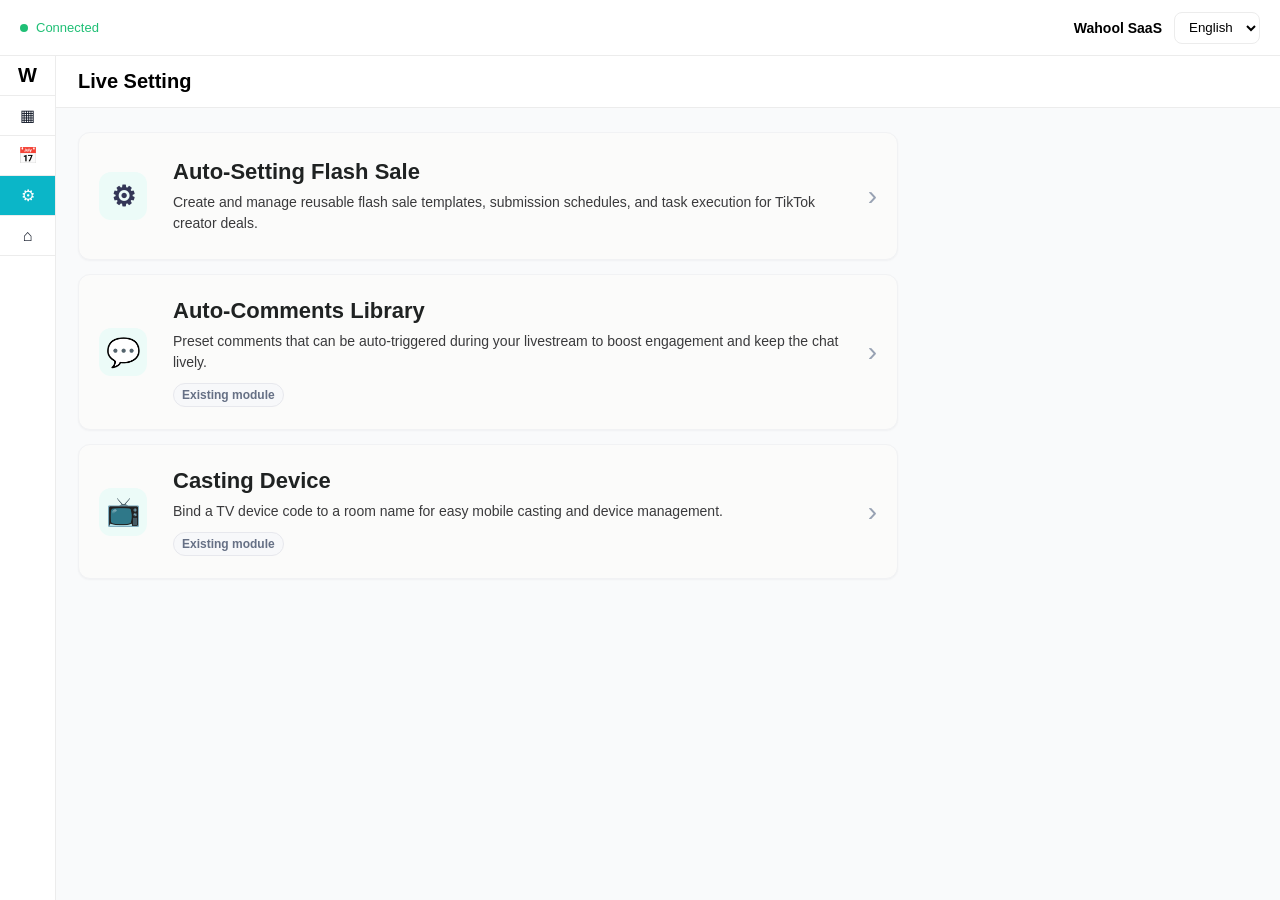
<file: pages/live/live-settings.html>
<!doctype html>
<html lang="en">
  <head>
    <meta charset="UTF-8" />
    <meta name="viewport" content="width=device-width, initial-scale=1.0" />
    <title>Wahool SaaS - Live Settings</title>
    <style>
      :root {
        --bg: #f9fafb;
        --card: #ffffff;
        --line: #ececec;
        --text: #000000;
        --body: #3a3a3c;
        --helper: #6e6e73;
        --primary: #0bb6c8;
        --primary-soft: #ecfbf8;
        --secondary: #343657;
      }
      * { box-sizing: border-box; }
      body {
        margin: 0;
        background: var(--bg);
        color: var(--text);
        font-family: Inter, "Segoe UI", Arial, sans-serif;
      }
      .topbar {
        height: 56px;
        padding: 0 20px;
        display: flex;
        align-items: center;
        justify-content: space-between;
        border-bottom: 1px solid var(--line);
        background: #fff;
      }
      .status { display: inline-flex; gap: 8px; align-items: center; font-size: 13px; color: #1fbf75; }
      .dot { width: 8px; height: 8px; border-radius: 999px; background: #1fbf75; }
      .brand { font-size: 14px; font-weight: 700; }
      .lang {
        height: 32px;
        border: 1px solid var(--line);
        border-radius: 8px;
        padding: 0 10px;
        background: #fff;
      }
      .layout { display: grid; grid-template-columns: 56px 1fr; min-height: calc(100vh - 56px); }
      .sidebar { background: #fff; border-right: 1px solid var(--line); }
      .logo, .item {
        height: 40px;
        display: grid;
        place-items: center;
        border-bottom: 1px solid var(--line);
      }
      .logo { font-weight: 700; font-size: 20px; }
      .item { color: #111827; text-decoration: none; }
      .item.active { background: var(--primary); color: #fff; }
      .titlebar {
        height: 52px;
        display: flex;
        align-items: center;
        padding: 0 22px;
        border-bottom: 1px solid var(--line);
        background: #fff;
      }
      .titlebar h1 {
        margin: 0;
        font-family: "Plus Jakarta Sans", Inter, sans-serif;
        font-size: 20px;
        font-weight: 700;
      }
      .page {
        padding: 24px 22px 36px;
      }
      .card-list {
        width: 820px;
        max-width: 100%;
        display: grid;
        gap: 14px;
      }
      .setting-card {
        display: grid;
        grid-template-columns: 56px 1fr 20px;
        align-items: center;
        gap: 18px;
        min-height: 128px;
        padding: 22px 20px;
        background: #fbfbfa;
        border: 1px solid #f1f2f4;
        border-radius: 12px;
        text-decoration: none;
        color: inherit;
        box-shadow: 0 1px 2px rgba(16, 24, 40, 0.04);
        transition: border-color .16s ease, box-shadow .16s ease, transform .16s ease;
      }
      .setting-card:hover {
        border-color: #d9e8eb;
        box-shadow: 0 8px 20px rgba(16, 24, 40, 0.06);
        transform: translateY(-1px);
      }
      .setting-card--disabled {
        cursor: default;
      }
      .setting-card--disabled:hover {
        border-color: #f1f2f4;
        box-shadow: 0 1px 2px rgba(16, 24, 40, 0.04);
        transform: none;
      }
      .setting-icon {
        width: 48px;
        height: 48px;
        border-radius: 12px;
        display: grid;
        place-items: center;
        color: var(--secondary);
        background: var(--primary-soft);
        font-size: 28px;
        font-weight: 700;
      }
      .setting-title {
        margin: 0 0 6px;
        font-size: 22px;
        line-height: 28px;
        font-weight: 700;
        color: #1f2222;
      }
      .setting-desc {
        margin: 0;
        color: var(--body);
        font-size: 14px;
        line-height: 21px;
      }
      .arrow {
        color: #98a2b3;
        font-size: 28px;
        text-align: right;
      }
      .coming {
        display: inline-flex;
        align-items: center;
        margin-top: 10px;
        padding: 4px 8px;
        border-radius: 999px;
        background: #f7f8fa;
        border: 1px solid #e7e8ed;
        color: #667085;
        font-size: 12px;
        font-weight: 600;
      }
    </style>
  </head>
  <body>
    <header class="topbar">
      <div class="status"><span class="dot"></span>Connected</div>
      <div style="display:flex;align-items:center;gap:12px;">
        <strong class="brand">Wahool SaaS</strong>
        <select class="lang" aria-label="Language">
          <option>English</option>
        </select>
      </div>
    </header>

    <div class="layout">
      <aside class="sidebar">
        <div class="logo">W</div>
        <a class="item" href="../../index.html" title="Dashboard">&#9638;</a>
        <a class="item" href="../../index.html#/live/schedule" title="Live Schedule">&#128197;</a>
        <div class="item active" title="Live Settings">&#9881;</div>
        <a class="item" href="../../index.html#/affiliate/analytics" title="Tenant Center">&#8962;</a>
      </aside>

      <main>
        <div class="titlebar">
          <h1>Live Setting</h1>
        </div>

        <section class="page">
          <div class="card-list">
            <a class="setting-card" href="./auto-setting-flash-sale.html">
              <div class="setting-icon">&#9881;</div>
              <div>
                <h2 class="setting-title">Auto-Setting Flash Sale</h2>
                <p class="setting-desc">Create and manage reusable flash sale templates, submission schedules, and task execution for TikTok creator deals.</p>
              </div>
              <div class="arrow">&#8250;</div>
            </a>

            <div class="setting-card setting-card--disabled">
              <div class="setting-icon">&#128172;</div>
              <div>
                <h2 class="setting-title">Auto-Comments Library</h2>
                <p class="setting-desc">Preset comments that can be auto-triggered during your livestream to boost engagement and keep the chat lively.</p>
                <span class="coming">Existing module</span>
              </div>
              <div class="arrow">&#8250;</div>
            </div>

            <div class="setting-card setting-card--disabled">
              <div class="setting-icon">&#128250;</div>
              <div>
                <h2 class="setting-title">Casting Device</h2>
                <p class="setting-desc">Bind a TV device code to a room name for easy mobile casting and device management.</p>
                <span class="coming">Existing module</span>
              </div>
              <div class="arrow">&#8250;</div>
            </div>
          </div>
        </section>
      </main>
    </div>
  </body>
</html>
</file>
